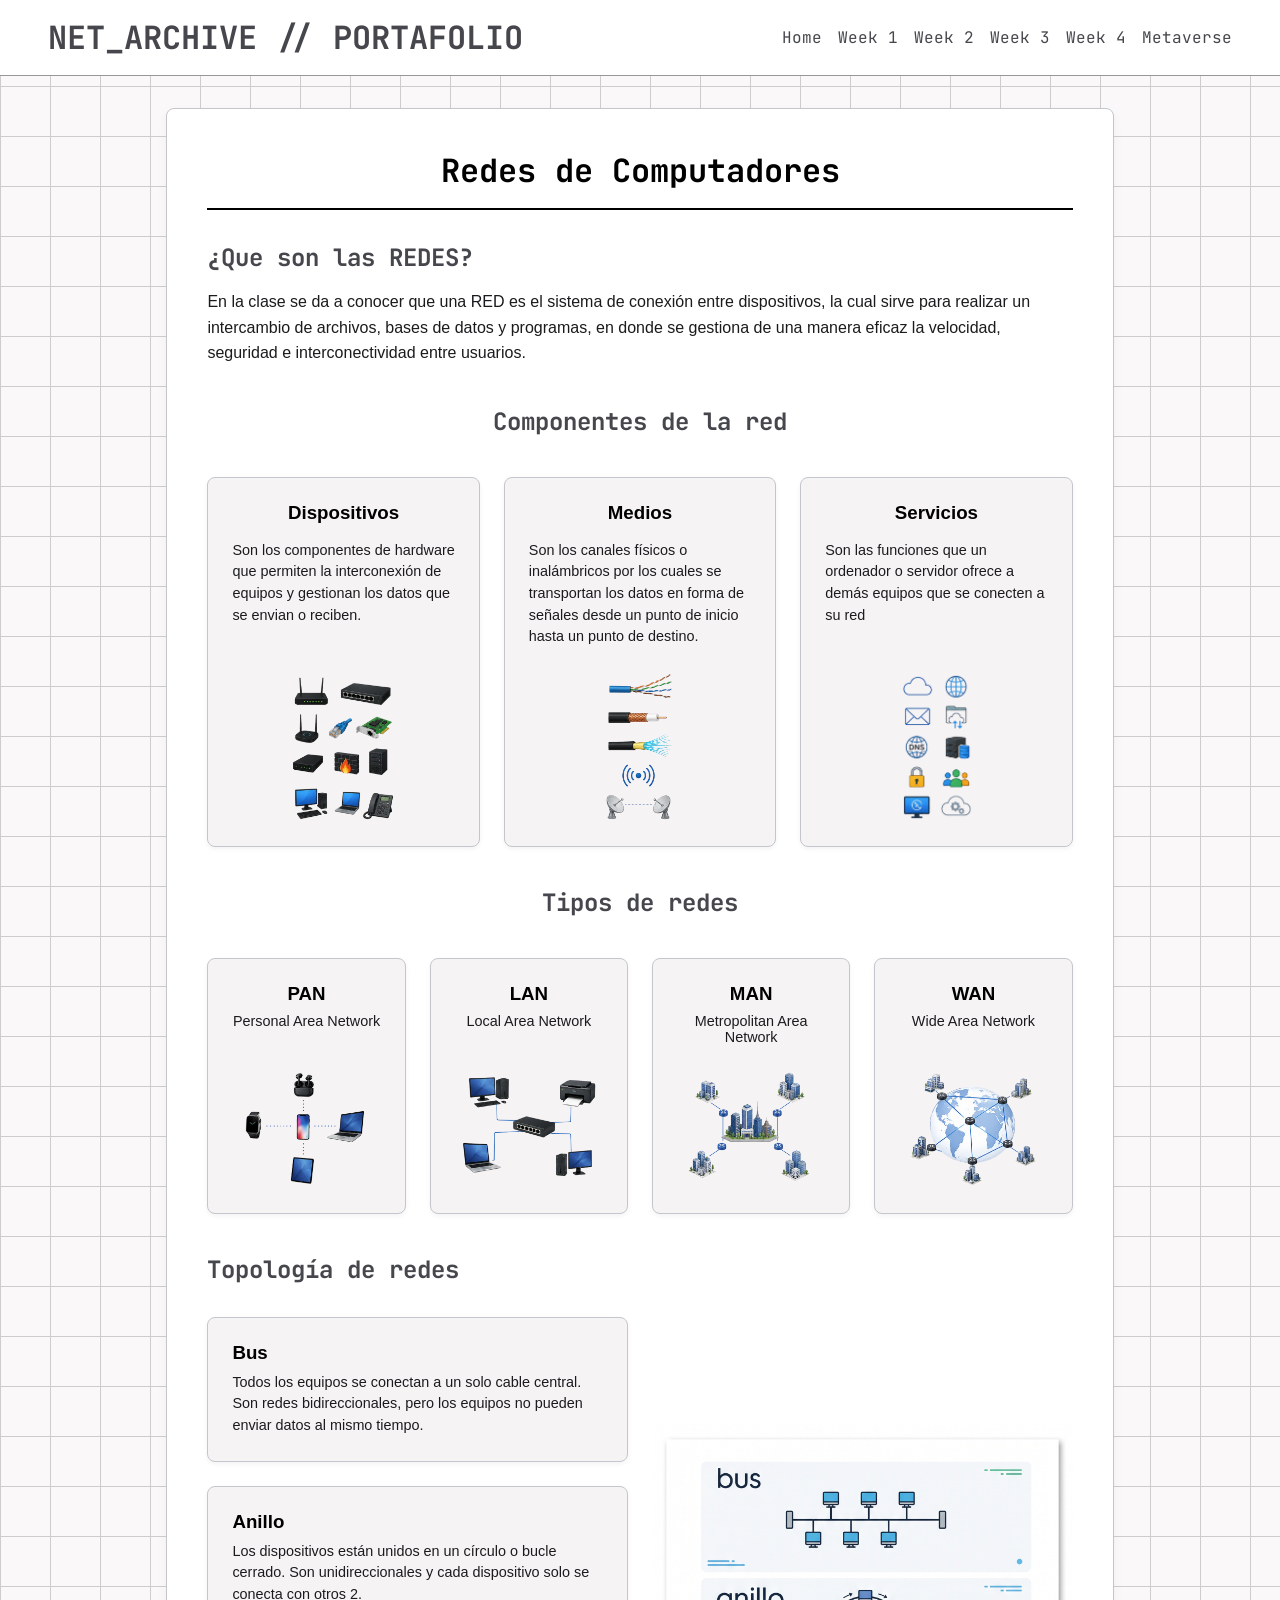
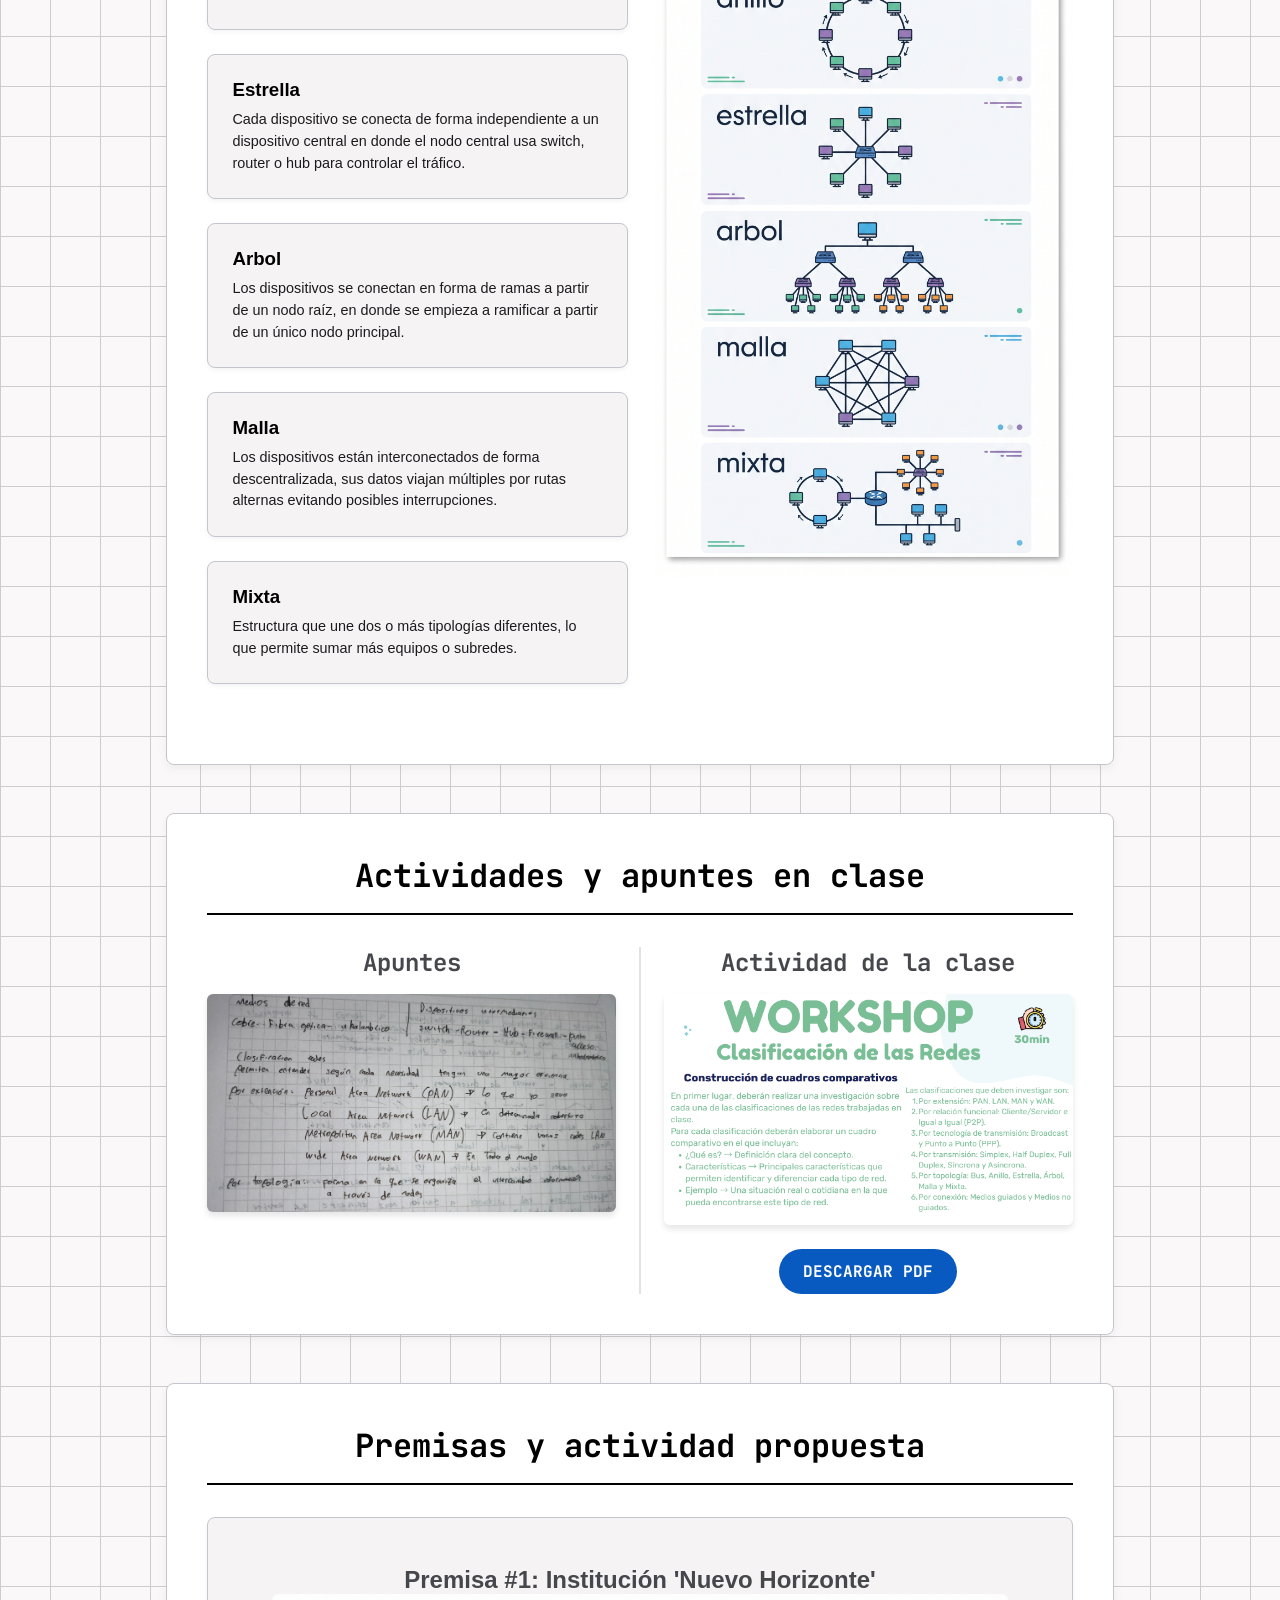
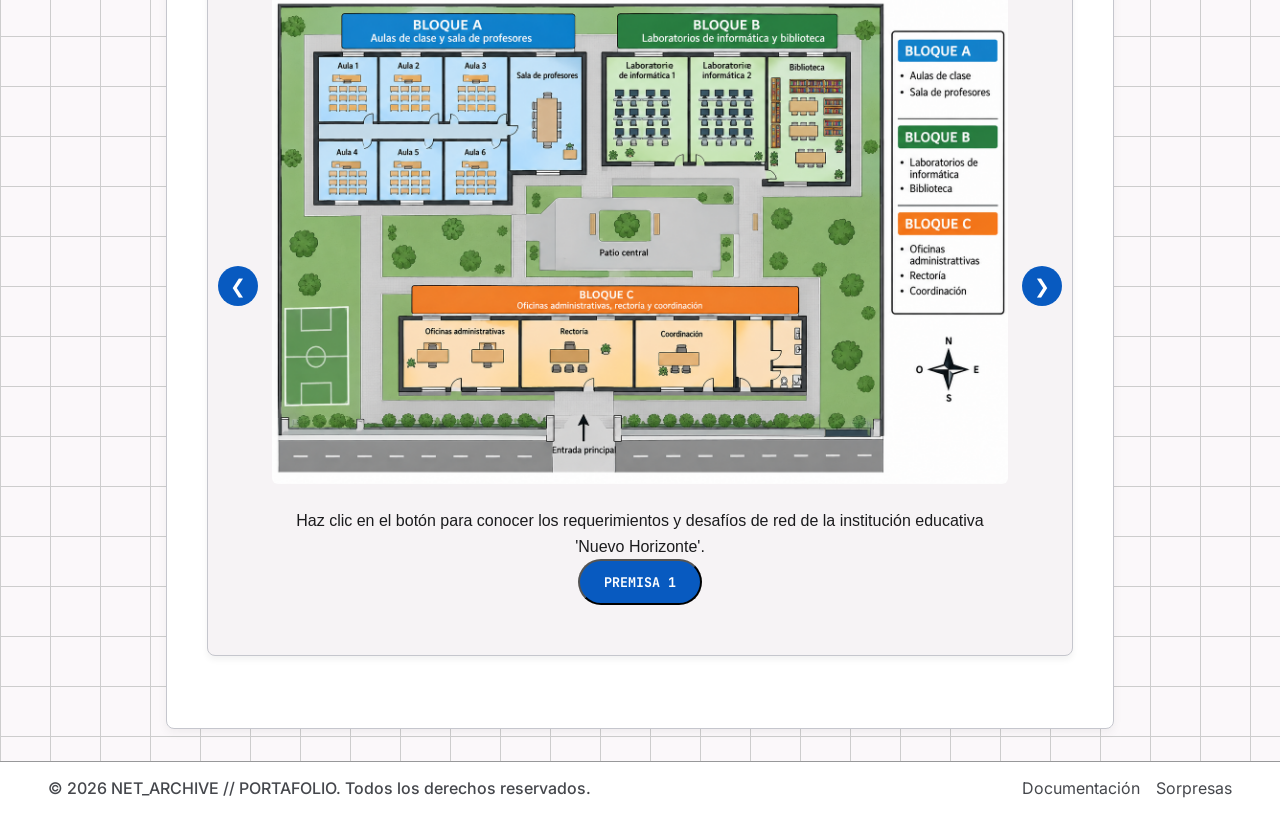
<file: src/pages/Week1.html>
<!DOCTYPE html>
<html lang="es">

<head>
    <!--Metadatos-->
    <meta charset="UTF-8">
    <meta name="viewport" content="width=device-width, initial-scale=1.0">
    <meta author="César Esneider Giraldo Ávila">
    <!--links-->
    <link rel="icon" href="../media/img/icon/network.svg" type="image/x-icon">
    <link rel="stylesheet" href="../styles/General.css">
    <link rel="stylesheet" href="../styles/Week1.css">
    <link rel="preconnect" href="https://fonts.googleapis.com">
    <link rel="preconnect" href="https://fonts.gstatic.com" crossorigin>
    <link
        href="https://fonts.googleapis.com/css2?family=Inter:ital,opsz,wght@0,14..32,100..900;1,14..32,100..900&family=JetBrains+Mono:ital,wght@0,100..800;1,100..800&display=swap"
        rel="stylesheet">

    <title>Semana 1 // NET_ARCHIVE</title>
</head>

<body>
    <!-- Encabezado general -->
    <header id="header">
        <h1 id="header-title">NET_ARCHIVE // PORTAFOLIO</h1>

        <nav id="title-nav">
            <ul>
                <li><a href="../../index.html">Home</a></li>
                <li><a href="./Week1.html">Week 1</a></li>
                <li><a href="./Week2.html">Week 2</a></li>
                <li><a href="./Week3.html">Week 3</a></li>
                <li><a href="./Week4.html">Week 4</a></li>
                <li><a href="https://framevr.io/computersnetworks">Metaverse</a></li>
            </ul>
        </nav>
    </header>
    <!-- Contenedor principal-->
    <main id="body-content">

        <!--==========================PRIMER APARTADO==========================-->
        <div class="contenido-semana">
            <h1>Redes de Computadores</h1>

            <section class="tema-redes">
                <h2>¿Que son las REDES?</h2>
                <p>En la clase se da a conocer que una RED es el sistema de conexión entre dispositivos, la cual sirve
                    para realizar un intercambio de archivos, bases de datos y programas, en donde se gestiona de una
                    manera eficaz la velocidad, seguridad e interconectividad entre usuarios.</p>

            </section>
            <section class="tabla-componentes">
                <h2>Componentes de la red</h2>
                <article>
                    <h3>Dispositivos</h3>
                    <p>Son los componentes de hardware que permiten la interconexión de equipos y gestionan los datos
                        que se
                        envian o reciben.
                    </p>
                    <img src="../media/img/week1/Dispositivos.png" />
                </article>
                <article>
                    <h3>Medios</h3>
                    <p>Son los canales físicos o inalámbricos por los cuales se transportan los datos en forma de
                        señales desde un punto de inicio hasta un punto de destino.
                    </p>
                    <img src="../media/img/week1/Medios.png" />
                </article>
                <article>
                    <h3>Servicios</h3>
                    <p>Son las funciones que un ordenador o servidor ofrece a demás equipos que se conecten a su red</p>
                    <img src="../media/img/week1/Servicios.png" />
                </article>
            </section>

            <section class="tipos-redes">
                <h2>Tipos de redes</h2>
                <article>
                    <h3>PAN</h3>
                    <p>Personal Area Network</p>
                    <img src="../media/img/week1/PAN.png" />
                </article>
                <article>
                    <h3>LAN</h3>
                    <p>Local Area Network</p>
                    <img src="../media/img/week1/LAN.png" />
                </article>
                <article>
                    <h3>MAN</h3>
                    <p>Metropolitan Area Network</p>
                    <img src="../media/img/week1/MAN.png" />
                </article>
                <article>
                    <h3>WAN</h3>
                    <p>Wide Area Network</p>
                    <img src="../media/img/week1/WAN.png" />
                </article>
            </section>
            <section class="tipologia-redes">
                <h2>Topología de redes</h2>
                <article>
                    <h3>Bus</h3>
                    <p>Todos los equipos se conectan a un solo cable central. Son redes bidireccionales, pero los
                        equipos no pueden enviar datos al mismo tiempo.</p>
                </article>
                <article>
                    <h3>Anillo</h3>
                    <p>Los dispositivos están unidos en un círculo o bucle cerrado. Son unidireccionales y cada
                        dispositivo solo se conecta con otros 2.</p>
                </article>
                <article>
                    <h3>Estrella</h3>
                    <p>Cada dispositivo se conecta de forma independiente a un dispositivo central en donde el nodo
                        central usa switch, router o hub para controlar el tráfico.</p>
                </article>
                <article>
                    <h3>Arbol</h3>
                    <p>Los dispositivos se conectan en forma de ramas a partir de un nodo raíz, en donde se empieza a
                        ramificar a partir de un único nodo principal.</p>
                </article>
                <article>
                    <h3>Malla</h3>
                    <p>Los dispositivos están interconectados de forma descentralizada, sus datos viajan múltiples por
                        rutas alternas evitando posibles interrupciones.</p>
                </article>
                <article>
                    <h3>Mixta</h3>
                    <p>Estructura que une dos o más tipologías diferentes, lo que permite sumar más equipos o subredes.
                    </p>
                </article>
                <img src="../media/img/week1/Topologia.jfif" />
            </section>
        </div>
        <!--==========================SEGUNDO APARTADO==========================-->
        <div class="contenido-semana">
            <h1>Actividades y apuntes en clase</h1>
            <section class="evidencias-semana">
                <div class="tema-redes">
                    <h2>Apuntes</h2>
                    <img src="../media/img/week1/Apuntes.jpg">
                </div>
                <div class="tema-redes">
                    <h2>Actividad de la clase</h2>
                    <img src="../media/img/week1/ActividadClase.png" />
                    <a href="https://drive.google.com/uc?export=download&id=1Z_BnSmiO0K7KbmPlR9jBbmMlFh2-mc72"
                        target="_blank" class="btn-solucion">DESCARGAR PDF</a>
                </div>

            </section>
        </div>
        <!--==========================TERCER APARTADO==========================-->
        <div class="contenido-semana">
            <h1>Premisas y actividad propuesta</h1>
            <div class="carrusel-contenedor">
                <!-- Botón Izquierda -->
                <button class="btn-carrusel btn-prev">&#10094;</button>

                <!-- Pista que se desliza -->
                <div class="carrusel-pista">
                    <article class="carrusel-slide">
                        <h2>Premisa #1: Institución 'Nuevo Horizonte'</h2>
                        <img src="../media/img/week1/premisa1.png">
                        <p>Haz clic en el botón para conocer los requerimientos y desafíos de red de la institución
                            educativa
                            'Nuevo Horizonte'.</p>
                        <!-- Botón que abre la ventana emergente -->
                        <button id="btn-abrir-premisa1" class="btn-solucion">PREMISA 1</button>
                    </article>

                    <article class="carrusel-slide">
                        <h2>Premisa #2: Pancarta basada en <b>Lo and Behold: El Inicio del Internet</b></h2>
                        <p>Internet fue creado para conectar sistemas y compartir información, pero terminó
                            transformando la forma en que las personas estudian, trabajan, se comunican y se relacionan.
                            ¿Consideras que la evolución de Internet ha generado más oportunidades que riesgos para la
                            sociedad? </p>
                        <img src="../media/img/week1/Premisa2.png">
                        <p>Para vizualizar correctamente el contenido, puedes descargar la premisa: </p>
                        <a href="https://drive.google.com/uc?export=download&id=1mrySGFpxNzbgiySdKuHji7dTIfSgQ6lU"
                            target="_blank" class="btn-solucion">DESCARGAR PDF</a>
                    </article>
                </div>

                <!-- Botón Derecha -->
                <button class="btn-carrusel btn-next">&#10095;</button>
            </div>
        </div>
        <!--Creacion evento js-->
        <div id="modal-premisa1" class="modal-oculto">
            <div class="modal-contenido">
                <span class="cerrar-modal" id="btn-cerrar-premisa1">&times;</span>
                <!--estructura para cerrar la ventana emergente-->

                <h2>Premisa 1</h2>
                <p><strong>Una red no es solo conectar dispositivos.</strong> Es diseñar teniendo en cuenta aspectos
                    como la extensión, topología, relación funcional, tecnología y medios de transmisión.</p>
                <br>
                <p>La institución cuenta con 800 estudiantes, 60 docentes y 30 administrativos, distribuidos en tres
                    bloques:</p>
                <ul>
                    <li><strong>Bloque A:</strong> aulas de clase y sala de profesores.</li>
                    <li><strong>Bloque B:</strong> laboratorios de informática y biblioteca.</li>
                    <li><strong>Bloque C:</strong> oficinas administrativas, rectoría y coordinación.</li>
                </ul>

                <h3>Problemas actuales de conectividad:</h3>
                <ul>
                    <li>Zonas sin buena señal de Internet.</li>
                    <li>Congestión en los laboratorios de informática.</li>
                    <li>Falta de un esquema seguro para compartir información administrativa.</li>
                    <li>Necesidad de conectividad estable en la biblioteca.</li>
                    <li>Planes de instalar cámaras de seguridad y dispositivos IoT.</li>
                    <li>Crecimiento proyectado de estudiantes y dispositivos.</li>
                    <li>Necesidad de segmentar el acceso según el tipo de usuario.</li>
                </ul>

                <p style="text-align: center; color: var(--secondary); font-weight: bold; margin-top: 1.5rem;">
                    A continuación, pondrás a prueba tus decisiones de diseño de red para cada bloque de la institución.
                </p>
                <div style="text-align: center; margin-top: 2rem;">
                    <a href="https://semana1redes.h5p.com/content/1293006919698905748" target="_blank"
                        class="btn-solucion">ACCEDER AL JUEGO</a>
                </div>
            </div>
        </div>

    </main>
    <footer>
        <span class="copy-footer">&copy; 2026 NET_ARCHIVE // PORTAFOLIO. Todos los derechos reservados.</span>
        <ul>
            <li><a href="https://github.com/yepoxtrop/Portafolio-Redes-Corte-I" target="_blank"
                    rel="noopener noreferrer">Documentación</a></li>
            <li><a href="./Surprise.html">Sorpresas</a></li>
        </ul>
    </footer>
    <script src="../scripts/week1/week1.js"></script>
</body>

</html>
</file>
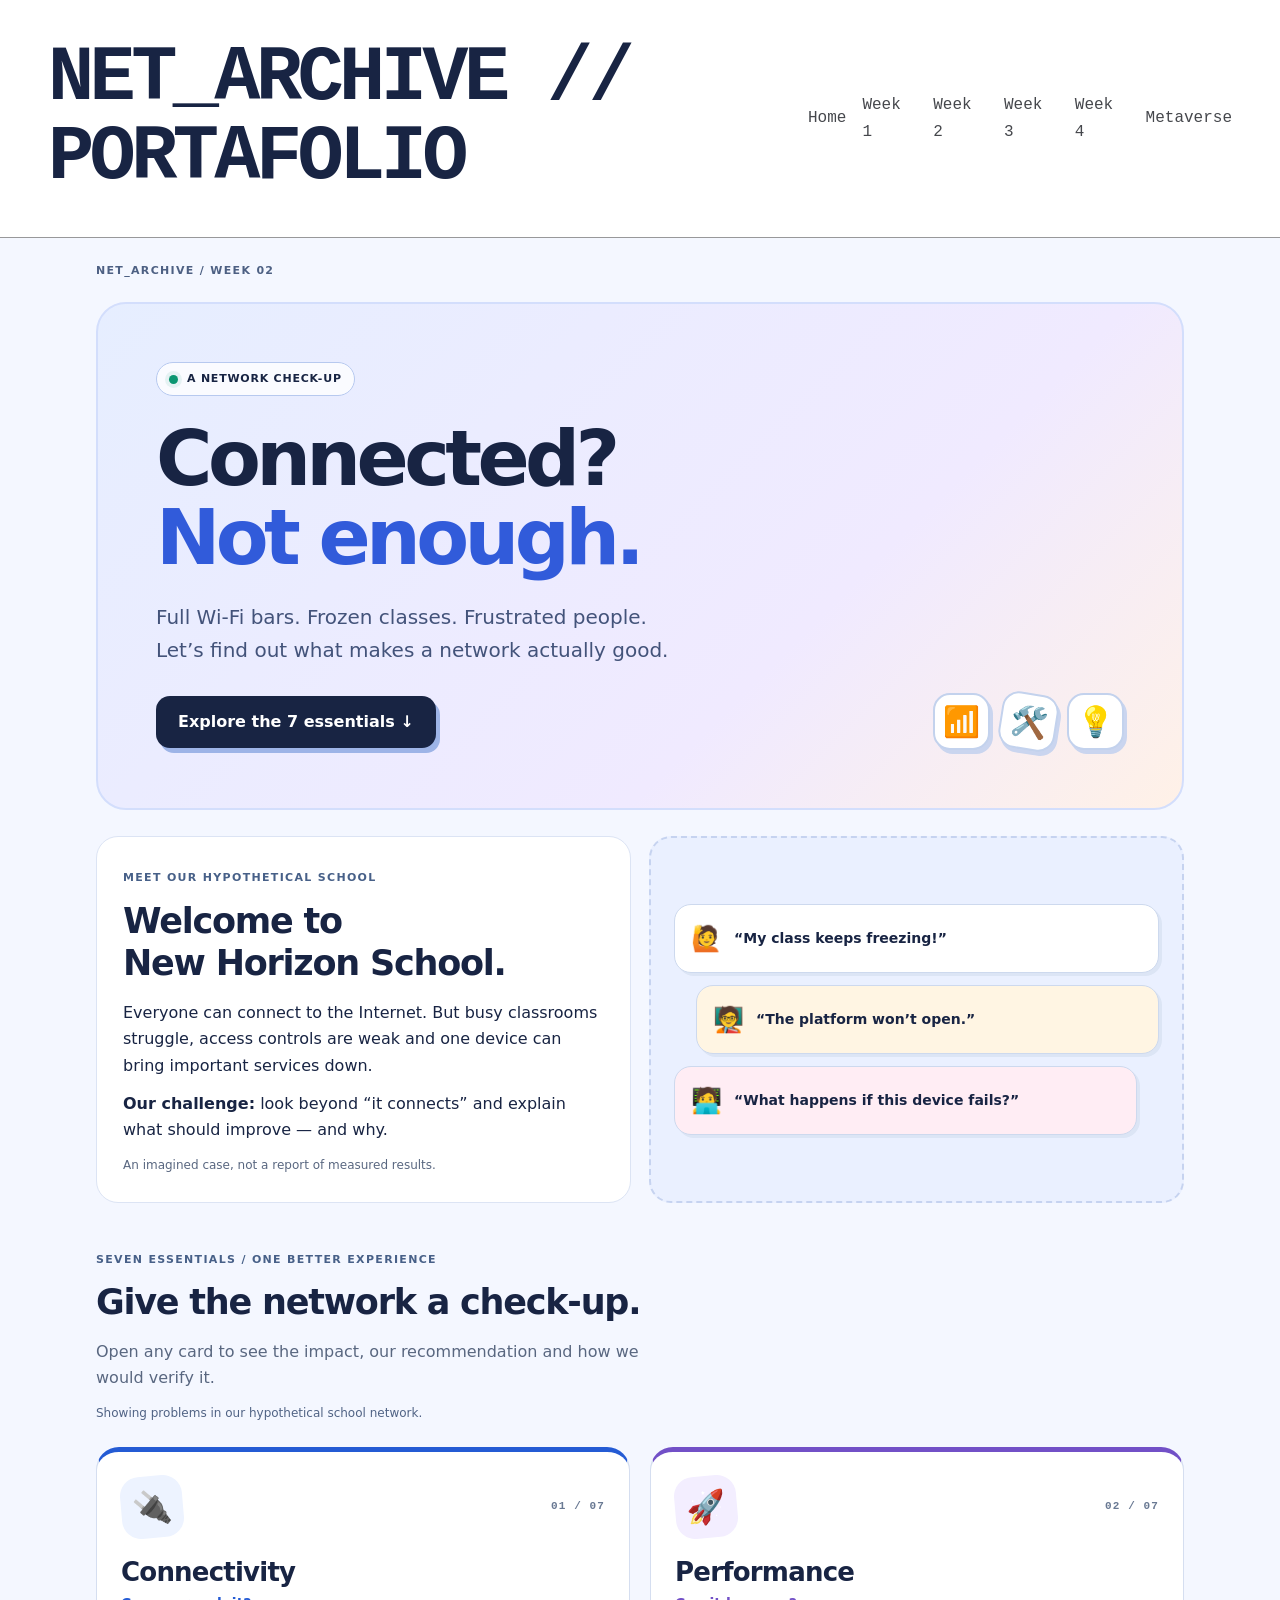
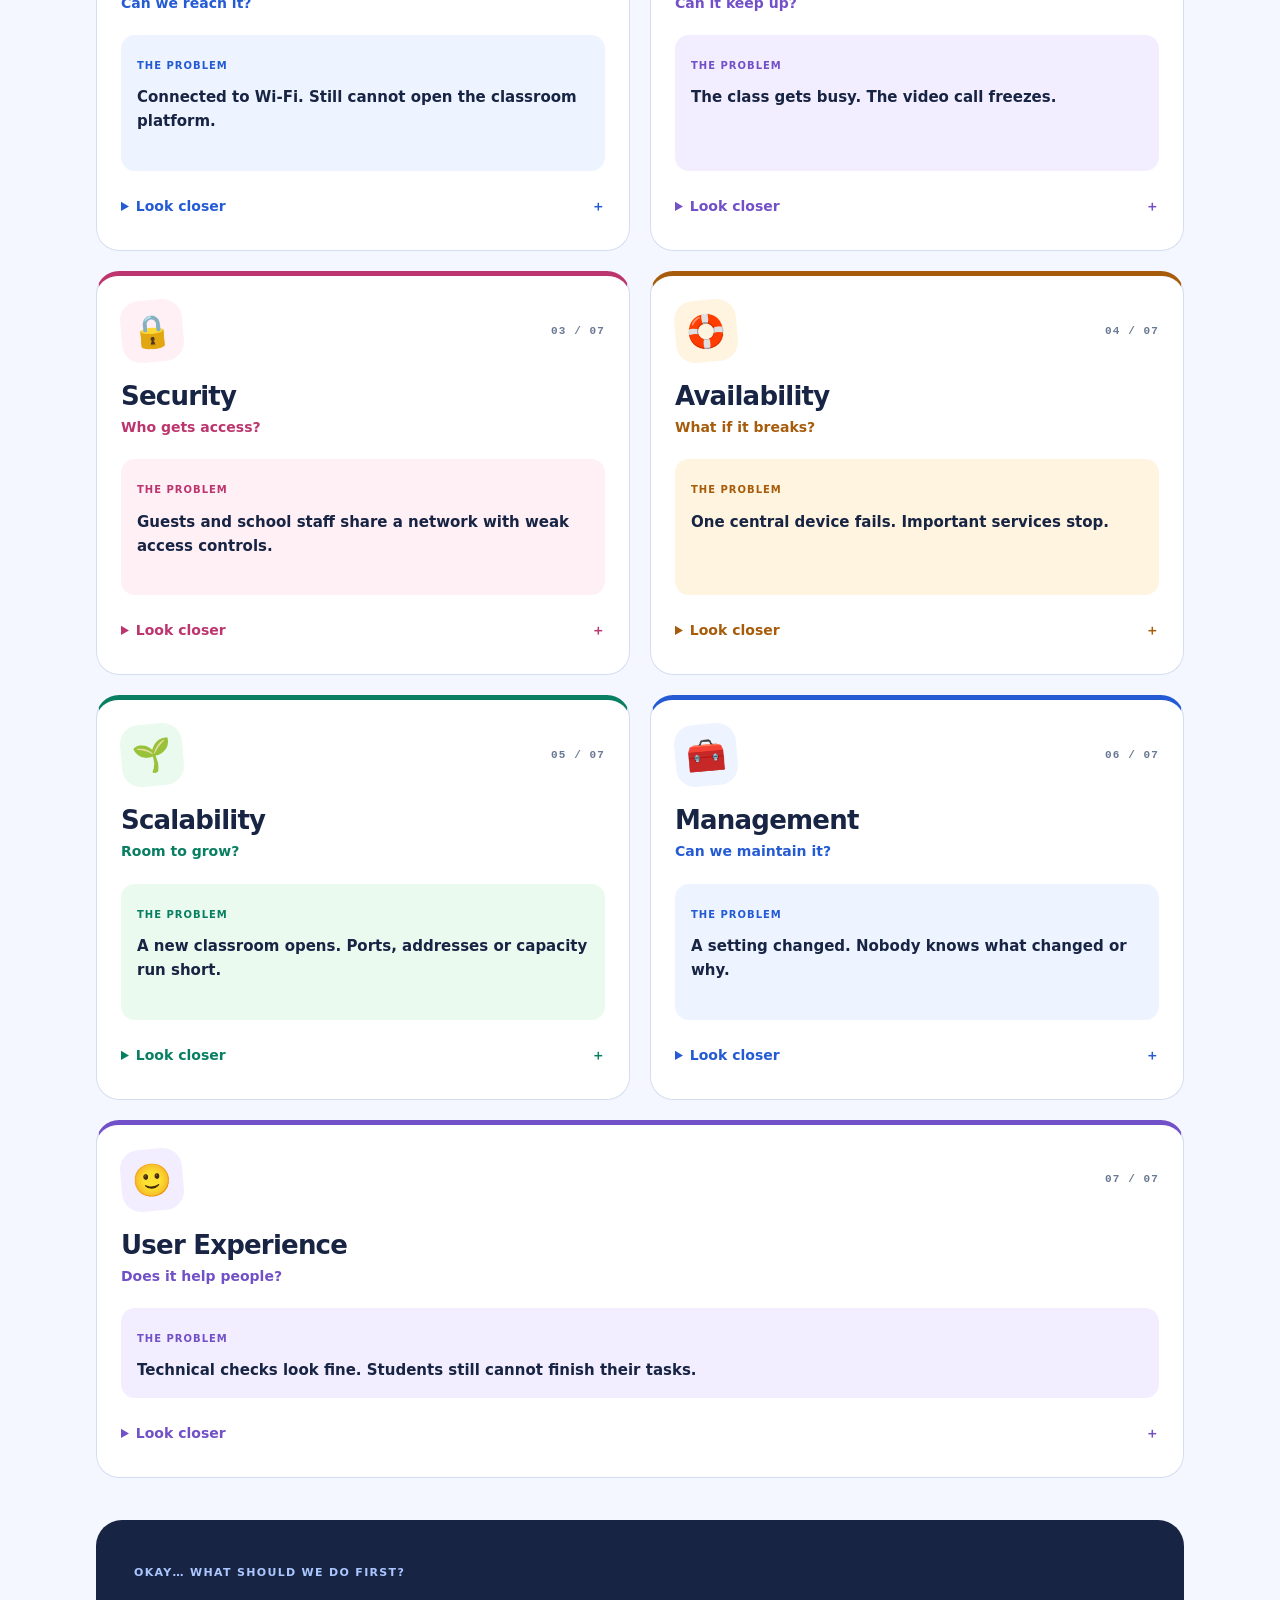
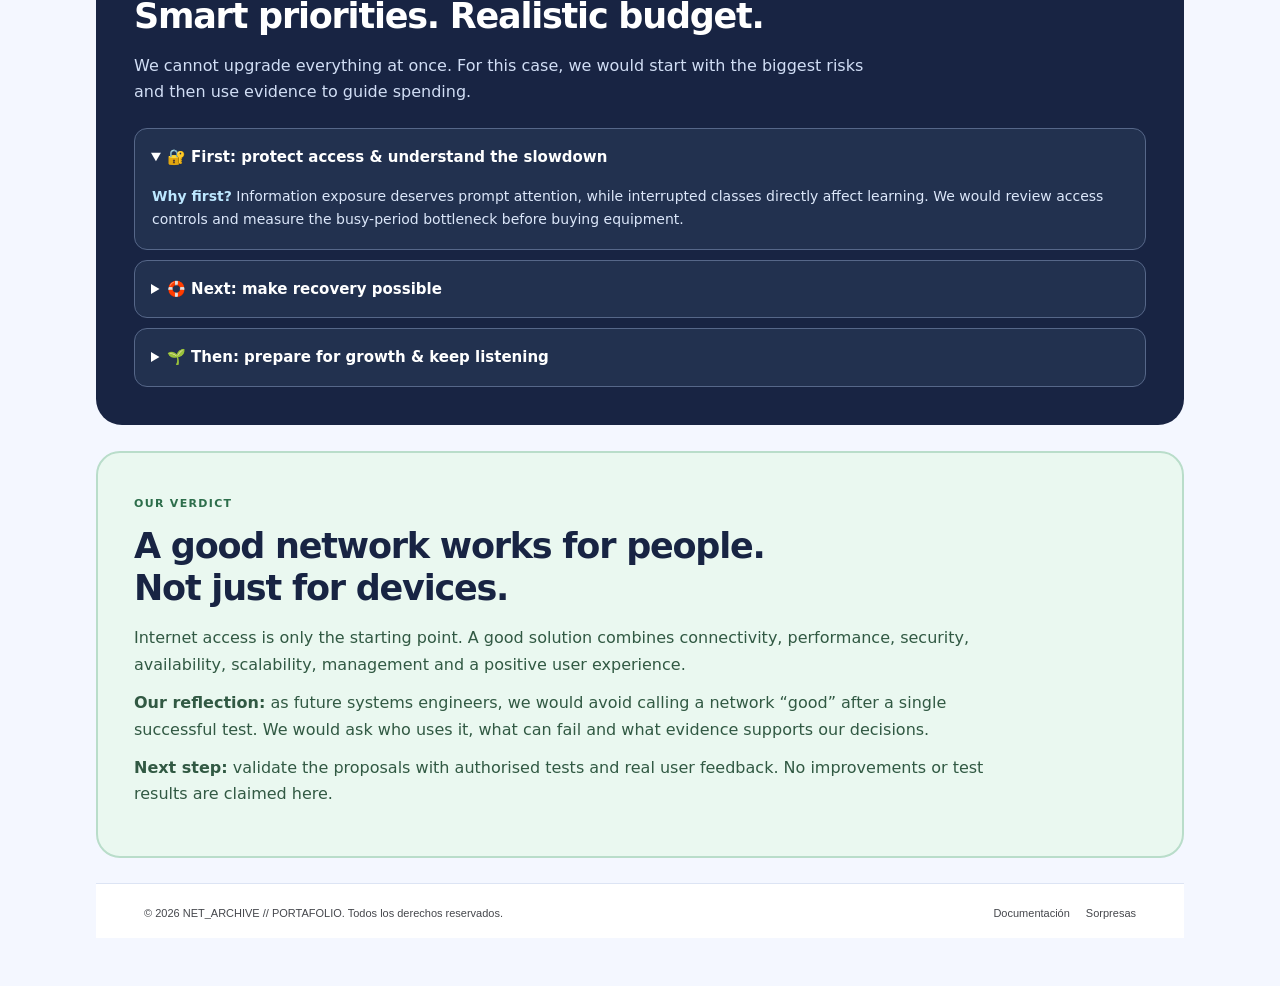
<file: src/pages/Week2-Premise2.html>
<!doctype html>
<html lang="en">
  <head>
    <meta charset="utf-8" />
    <link rel="stylesheet" href="../styles/General.css" />
    <link rel="stylesheet" href="../styles/Week2-Premise2.css" />
    <meta name="viewport" content="width=device-width, initial-scale=1" />
    <title>Connected Is Not Enough | Week 2</title>
  </head>
  <body data-motion="off">
    <header id="header">
      <h1 id="header-title">NET_ARCHIVE // PORTAFOLIO</h1>
      <nav id="title-nav">
        <ul>
          <li><a href="../../index.html">Home</a></li>
          <li><a href="./Week1.html">Week 1</a></li>
          <li><a href="./Week2.html">Week 2</a></li>
          <li><a href="./Week3.html">Week 3</a></li>
          <li><a href="./Week4.html">Week 4</a></li>
          <li><a href="https://framevr.io/computersnetworks">Metaverse</a></li>
        </ul>
      </nav>
    </header>
    <main class="shell">
      <div class="topline">
        <span class="brand">NET_ARCHIVE / WEEK 02</span
        ><button class="motion" id="motion" aria-pressed="false" hidden>
          Motion: off
        </button>
      </div>
      <section class="hero" aria-labelledby="title">
        <span class="kicker"
          ><span class="dot" aria-hidden="true"></span>A NETWORK CHECK-UP</span
        >
        <h1 id="title">Connected?<br /><em>Not enough.</em></h1>
        <p class="hero-copy">
          Full Wi-Fi bars. Frozen classes. Frustrated people.<br />Let’s find
          out what makes a network actually good.
        </p>
        <div class="hero-bottom">
          <a class="jump" href="#audit">Explore the 7 essentials ↓</a>
          <div class="stickers" aria-hidden="true">
            <span class="hero-sticker">📶</span
            ><span class="hero-sticker">🛠️</span
            ><span class="hero-sticker">💡</span>
          </div>
        </div>
      </section>
      <section class="case" aria-labelledby="case-title">
        <div class="case-copy">
          <span class="label">MEET OUR HYPOTHETICAL SCHOOL</span>
          <h2 id="case-title">Welcome to<br />New Horizon School.</h2>
          <p>
            Everyone can connect to the Internet. But busy classrooms struggle,
            access controls are weak and one device can bring important services
            down.
          </p>
          <p>
            <strong>Our challenge:</strong> look beyond “it connects” and
            explain what should improve — and why.
          </p>
          <p class="note">
            An imagined case, not a report of measured results.
          </p>
        </div>
        <div class="scene" aria-label="Illustrative user comments">
          <div class="bubble">
            <span aria-hidden="true">🙋</span>“My class keeps freezing!”
          </div>
          <div class="bubble">
            <span aria-hidden="true">🧑‍🏫</span>“The platform won’t open.”
          </div>
          <div class="bubble">
            <span aria-hidden="true">🧑‍💻</span>“What happens if this device
            fails?”
          </div>
        </div>
      </section>
      <section id="audit" aria-labelledby="audit-title">
        <div class="audit-heading">
          <div>
            <span class="label">SEVEN ESSENTIALS / ONE BETTER EXPERIENCE</span>
            <h2 id="audit-title">Give the network a check-up.</h2>
            <p>
              Open any card to see the impact, our recommendation and how we
              would verify it.
            </p>
          </div>
        </div>
        <div
          class="controls"
          id="view-controls"
          role="group"
          aria-label="Compare the problems and proposed improvements"
          hidden
        >
          <button type="button" data-view="problem" aria-pressed="true">
            ☁ The problems</button
          ><button type="button" data-view="proposal" aria-pressed="false">
            ☀ Our proposals
          </button>
        </div>
        <p
          class="view-status"
          id="view-status"
          role="status"
          aria-live="polite"
        >
          Showing problems in our hypothetical school network.
        </p>
        <div class="grid">
          <article class="audit-card blue" data-card="connectivity">
            <div class="card-top">
              <span class="sticker" aria-hidden="true">🔌</span
              ><span class="card-number">01 / 07</span>
            </div>
            <h3>Connectivity</h3>
            <p class="card-question">Can we reach it?</p>
            <div class="snapshot">
              <span class="snapshot-label">THE PROBLEM</span>
              <p class="snapshot-text">
                Connected to Wi-Fi. Still cannot open the classroom platform.
              </p>
            </div>
            <details>
              <summary>Look closer <span aria-hidden="true">＋</span></summary>
              <div class="card-details">
                <section>
                  <h4>💬 Why it matters</h4>
                  <p>
                    Students cannot access lessons even when their device says
                    “connected”.
                  </p>
                </section>
                <section>
                  <h4>🔧 Our proposal</h4>
                  <p>
                    Check the link, IP address, subnet mask, default gateway and
                    DNS. Then test the actual learning platform.
                  </p>
                </section>
                <section>
                  <h4>🔎 How we would check</h4>
                  <p>
                    Test the gateway, the destination by IP, name resolution and
                    the application. Record exactly which step fails.
                  </p>
                </section>
                <p class="small-thought">
                  <strong>Think about it:</strong> A successful ping checks
                  reachability; it does not prove that a website or login works.
                </p>
              </div>
            </details>
          </article>
          <article class="audit-card purple" data-card="performance">
            <div class="card-top">
              <span class="sticker" aria-hidden="true">🚀</span
              ><span class="card-number">02 / 07</span>
            </div>
            <h3>Performance</h3>
            <p class="card-question">Can it keep up?</p>
            <div class="snapshot">
              <span class="snapshot-label">THE PROBLEM</span>
              <p class="snapshot-text">
                The class gets busy. The video call freezes.
              </p>
            </div>
            <details>
              <summary>Look closer <span aria-hidden="true">＋</span></summary>
              <div class="card-details">
                <section>
                  <h4>💬 Why it matters</h4>
                  <p>
                    Teachers repeat explanations and students miss parts of the
                    lesson.
                  </p>
                </section>
                <section>
                  <h4>🔧 Our proposal</h4>
                  <p>
                    Compare demand during quiet and busy periods. Check link use
                    and Wi-Fi capacity, then size or prioritise resources where
                    justified.
                  </p>
                </section>
                <section>
                  <h4>🔎 How we would check</h4>
                  <p>
                    Measure latency, packet loss and useful throughput under
                    representative loads. Set targets based on the applications.
                  </p>
                </section>
                <p class="small-thought">
                  <strong>Think about it:</strong> More Internet bandwidth will
                  not fix every overloaded access point or local link.
                </p>
              </div>
            </details>
          </article>
          <article class="audit-card pink" data-card="security">
            <div class="card-top">
              <span class="sticker" aria-hidden="true">🔒</span
              ><span class="card-number">03 / 07</span>
            </div>
            <h3>Security</h3>
            <p class="card-question">Who gets access?</p>
            <div class="snapshot">
              <span class="snapshot-label">THE PROBLEM</span>
              <p class="snapshot-text">
                Guests and school staff share a network with weak access
                controls.
              </p>
            </div>
            <details>
              <summary>Look closer <span aria-hidden="true">＋</span></summary>
              <div class="card-details">
                <section>
                  <h4>💬 Why it matters</h4>
                  <p>
                    School information may be exposed to people who should not
                    access it.
                  </p>
                </section>
                <section>
                  <h4>🔧 Our proposal</h4>
                  <p>
                    Separate user groups with VLANs, control traffic between
                    them and protect accounts and management access.
                  </p>
                </section>
                <section>
                  <h4>🔎 How we would check</h4>
                  <p>
                    Test an allowed connection and a blocked one. Confirm that
                    guests can use approved services without reaching staff
                    resources.
                  </p>
                </section>
                <p class="small-thought">
                  <strong>Think about it:</strong> VLAN separation alone is not
                  a complete security policy.
                </p>
              </div>
            </details>
          </article>
          <article class="audit-card orange" data-card="availability">
            <div class="card-top">
              <span class="sticker" aria-hidden="true">🛟</span
              ><span class="card-number">04 / 07</span>
            </div>
            <h3>Availability</h3>
            <p class="card-question">What if it breaks?</p>
            <div class="snapshot">
              <span class="snapshot-label">THE PROBLEM</span>
              <p class="snapshot-text">
                One central device fails. Important services stop.
              </p>
            </div>
            <details>
              <summary>Look closer <span aria-hidden="true">＋</span></summary>
              <div class="card-details">
                <section>
                  <h4>💬 Why it matters</h4>
                  <p>
                    Classes and office tasks can stop while the team tries to
                    recover.
                  </p>
                </section>
                <section>
                  <h4>🔧 Our proposal</h4>
                  <p>
                    Identify single points of failure. Evaluate backup power,
                    configuration backups and redundancy according to service
                    impact and budget.
                  </p>
                </section>
                <section>
                  <h4>🔎 How we would check</h4>
                  <p>
                    Plan a controlled failure exercise. Record which services
                    remain available and how long recovery takes.
                  </p>
                </section>
                <p class="small-thought">
                  <strong>Think about it:</strong> A spare device helps only if
                  the team knows how to restore the service.
                </p>
              </div>
            </details>
          </article>
          <article class="audit-card green" data-card="scalability">
            <div class="card-top">
              <span class="sticker" aria-hidden="true">🌱</span
              ><span class="card-number">05 / 07</span>
            </div>
            <h3>Scalability</h3>
            <p class="card-question">Room to grow?</p>
            <div class="snapshot">
              <span class="snapshot-label">THE PROBLEM</span>
              <p class="snapshot-text">
                A new classroom opens. Ports, addresses or capacity run short.
              </p>
            </div>
            <details>
              <summary>Look closer <span aria-hidden="true">＋</span></summary>
              <div class="card-details">
                <section>
                  <h4>💬 Why it matters</h4>
                  <p>
                    New users may experience delays or require disruptive
                    changes to the network.
                  </p>
                </section>
                <section>
                  <h4>🔧 Our proposal</h4>
                  <p>
                    Plan address space, spare ports and capacity for expected
                    growth. Use a phased expansion plan.
                  </p>
                </section>
                <section>
                  <h4>🔎 How we would check</h4>
                  <p>
                    Estimate demand for another classroom and test the proposed
                    configuration before rollout.
                  </p>
                </section>
                <p class="small-thought">
                  <strong>Think about it:</strong> Growth planning balances
                  future needs with today’s budget; it is not simply buying
                  everything now.
                </p>
              </div>
            </details>
          </article>
          <article class="audit-card blue" data-card="management">
            <div class="card-top">
              <span class="sticker" aria-hidden="true">🧰</span
              ><span class="card-number">06 / 07</span>
            </div>
            <h3>Management</h3>
            <p class="card-question">Can we maintain it?</p>
            <div class="snapshot">
              <span class="snapshot-label">THE PROBLEM</span>
              <p class="snapshot-text">
                A setting changed. Nobody knows what changed or why.
              </p>
            </div>
            <details>
              <summary>Look closer <span aria-hidden="true">＋</span></summary>
              <div class="card-details">
                <section>
                  <h4>💬 Why it matters</h4>
                  <p>
                    The team loses time guessing, and a small incident can last
                    much longer.
                  </p>
                </section>
                <section>
                  <h4>🔧 Our proposal</h4>
                  <p>
                    Keep an inventory, clear device names, configuration backups
                    and a change log. Record responsibilities and diagnostic
                    steps.
                  </p>
                </section>
                <section>
                  <h4>🔎 How we would check</h4>
                  <p>
                    Use the documentation to locate a fault. Test a
                    configuration restore in a safe environment.
                  </p>
                </section>
                <p class="small-thought">
                  <strong>Think about it:</strong> Clear records help the next
                  person solve the problem without starting from zero.
                </p>
              </div>
            </details>
          </article>
          <article class="audit-card purple" data-card="experience">
            <div class="card-top">
              <span class="sticker" aria-hidden="true">🙂</span
              ><span class="card-number">07 / 07</span>
            </div>
            <h3>User Experience</h3>
            <p class="card-question">Does it help people?</p>
            <div class="snapshot">
              <span class="snapshot-label">THE PROBLEM</span>
              <p class="snapshot-text">
                Technical checks look fine. Students still cannot finish their
                tasks.
              </p>
            </div>
            <details>
              <summary>Look closer <span aria-hidden="true">＋</span></summary>
              <div class="card-details">
                <section>
                  <h4>💬 Why it matters</h4>
                  <p>
                    Users lose time, confidence and access to learning
                    opportunities.
                  </p>
                </section>
                <section>
                  <h4>🔧 Our proposal</h4>
                  <p>
                    Try logging in, uploading assignments and joining a class
                    call. Ask students, teachers and staff about their
                    experience.
                  </p>
                </section>
                <section>
                  <h4>🔎 How we would check</h4>
                  <p>
                    Record task completion, interruptions and user feedback
                    during typical busy periods.
                  </p>
                </section>
                <p class="small-thought">
                  <strong>Think about it:</strong> The goal is a usable service,
                  not just a green status light.
                </p>
              </div>
            </details>
          </article>
        </div>
      </section>
      <section class="plan" aria-labelledby="plan-title">
        <span class="label">OKAY… WHAT SHOULD WE DO FIRST?</span>
        <h2 id="plan-title">Smart priorities. Realistic budget.</h2>
        <p>
          We cannot upgrade everything at once. For this case, we would start
          with the biggest risks and then use evidence to guide spending.
        </p>
        <div class="priorities">
          <details class="priority" open>
            <summary>
              🔐 First: protect access &amp; understand the slowdown
            </summary>
            <p>
              <strong>Why first?</strong> Information exposure deserves prompt
              attention, while interrupted classes directly affect learning. We
              would review access controls and measure the busy-period
              bottleneck before buying equipment.
            </p>
          </details>
          <details class="priority">
            <summary>🛟 Next: make recovery possible</summary>
            <p>
              <strong>Why next?</strong> A central failure can affect many
              users. We would document and back up configurations, test recovery
              and compare the cost of backup power or redundancy with the impact
              of downtime. A critical availability risk could move this work to
              first priority.
            </p>
          </details>
          <details class="priority">
            <summary>🌱 Then: prepare for growth &amp; keep listening</summary>
            <p>
              <strong>Why then?</strong> More students need more resources, but
              unused capacity also costs money. We would plan expansion in
              stages, maintain documentation and keep checking real tasks and
              user feedback. These checks continue throughout every phase.
            </p>
          </details>
        </div>
      </section>
      <section class="verdict" aria-labelledby="verdict-title">
        <span class="label">OUR VERDICT</span>
        <h2 id="verdict-title">
          A good network works for people.<br />Not just for devices.
        </h2>
        <p>
          Internet access is only the starting point. A good solution combines
          connectivity, performance, security, availability, scalability,
          management and a positive user experience.
        </p>
        <p>
          <strong>Our reflection:</strong> as future systems engineers, we would
          avoid calling a network “good” after a single successful test. We
          would ask who uses it, what can fail and what evidence supports our
          decisions.
        </p>
        <p>
          <strong>Next step:</strong> validate the proposals with authorised
          tests and real user feedback. No improvements or test results are
          claimed here.
        </p>
      </section>
      <footer>
        <span class="copy-footer">&copy; 2026 NET_ARCHIVE // PORTAFOLIO. Todos los derechos reservados.</span>
        <ul>
          <li><a href="https://github.com/yepoxtrop/Portafolio-Redes-Corte-I" target="_blank" rel="noopener noreferrer">Documentación</a></li>
          <li><a href="./Surprise.html">Sorpresas</a></li>
        </ul>
      </footer>
    </main>
    
  </body>
</html>
</file>
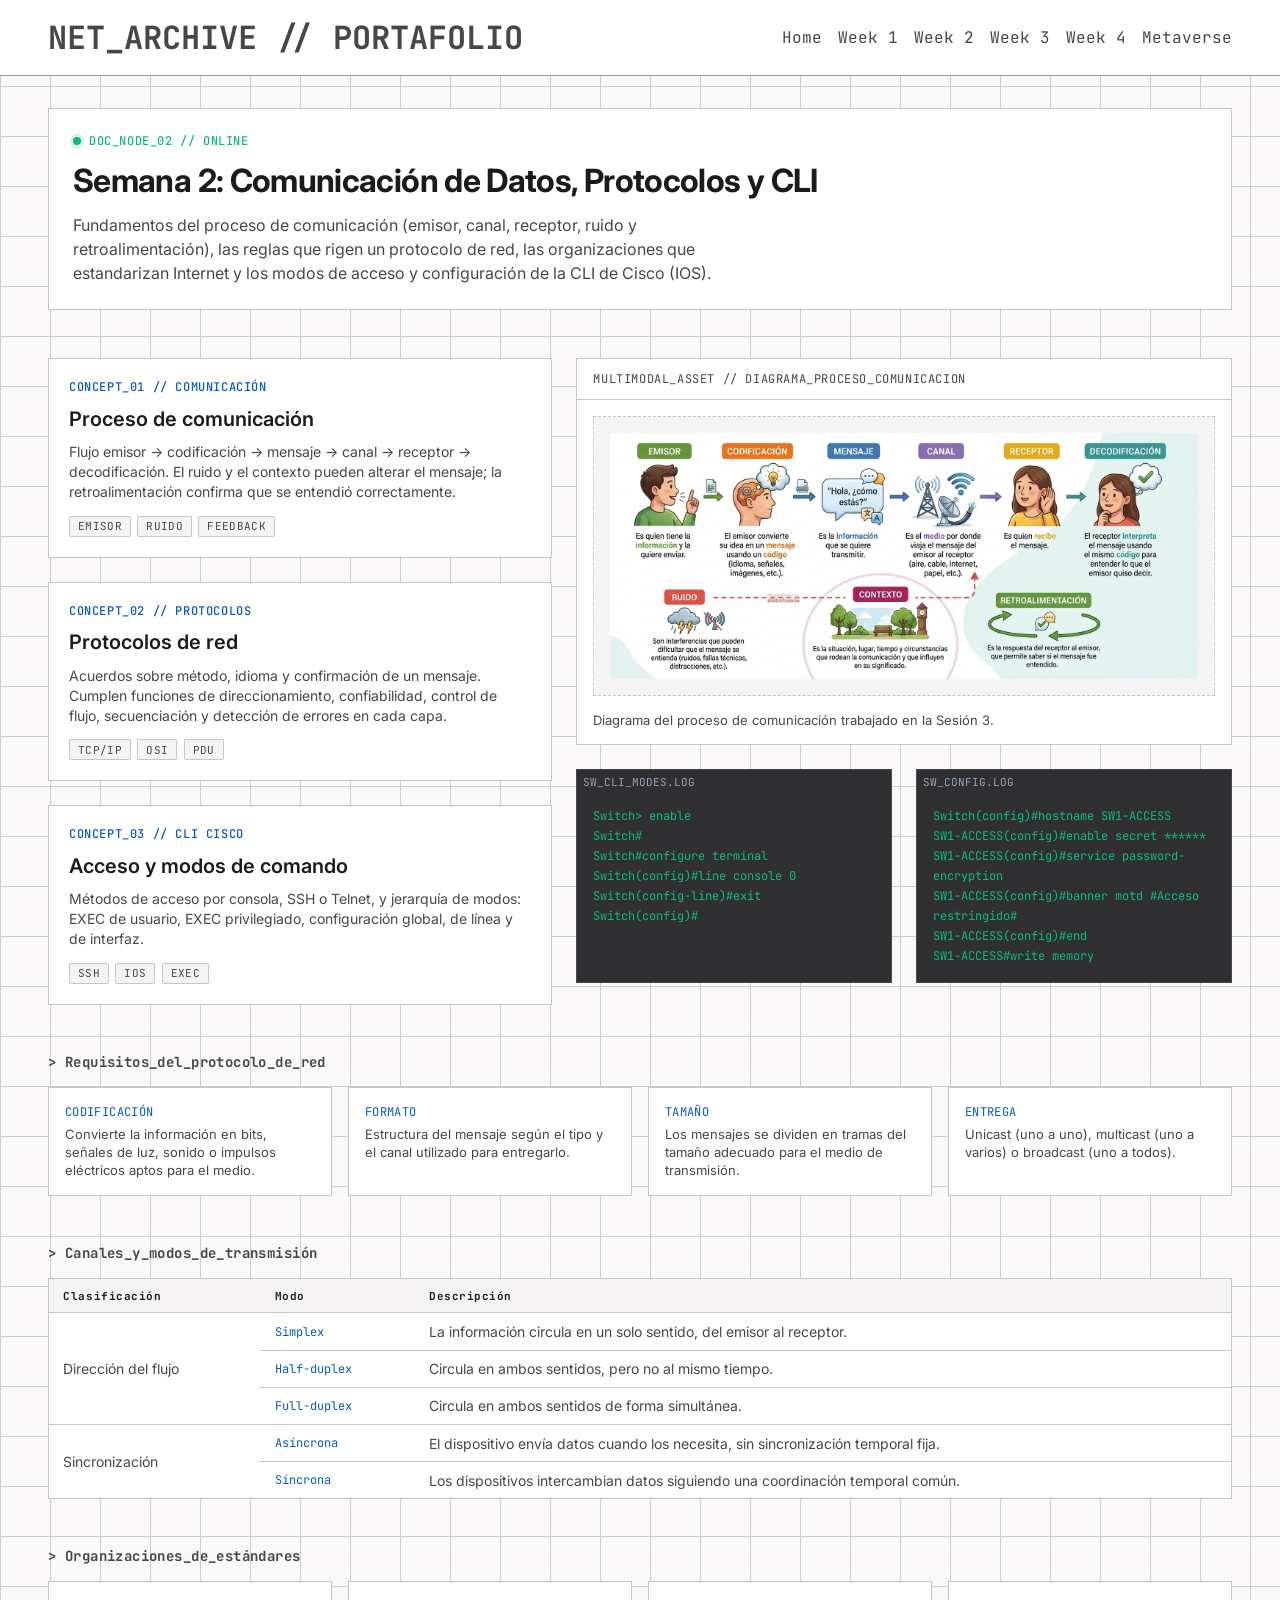
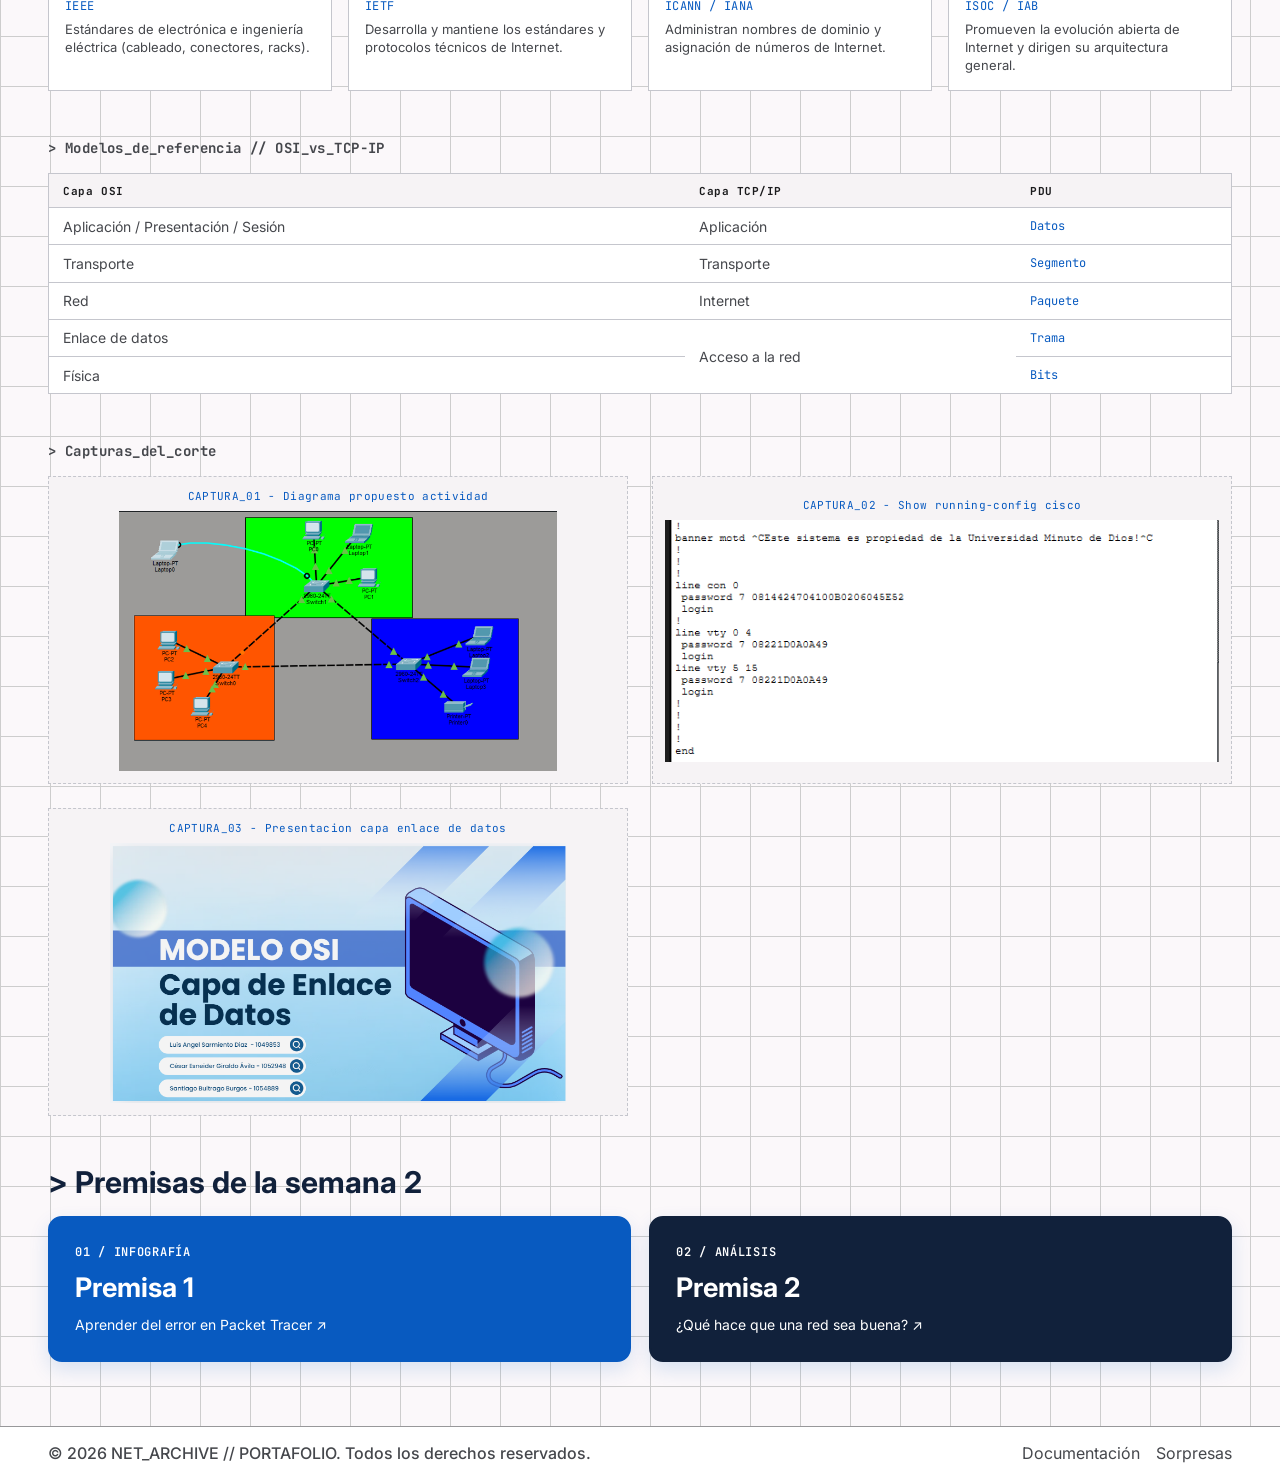
<file: src/pages/Week2.html>
<!doctype html>
<html lang="es">
  <head>
    <!--Metadatos-->
    <meta charset="UTF-8" />
    <meta name="viewport" content="width=device-width, initial-scale=1.0" />
    <meta author="Luis Angel Sarmiento Diaz" />
    <!--Enlaces-->
    <link rel="icon" href="../media/img/icon/network.svg" type="image/x-icon" />
    <link rel="stylesheet" href="../styles/General.css" />
    <link rel="stylesheet" href="../styles/Week2.css" />
    <script src="../scripts/week2/week2.js" defer></script>
    <link rel="preconnect" href="https://fonts.googleapis.com" />
    <link rel="preconnect" href="https://fonts.gstatic.com" crossorigin />
    <link
      href="https://fonts.googleapis.com/css2?family=Inter:ital,opsz,wght@0,14..32,100..900;1,14..32,100..900&family=JetBrains+Mono:ital,wght@0,100..800;1,100..800&display=swap"
      rel="stylesheet"
    />
    <!--Titulo-->
    <title>Semana 2 // NET_ARCHIVE</title>
  </head>
  <body>
    <!-- Encabezado general -->
    <header id="header">
      <h1 id="header-title">NET_ARCHIVE // PORTAFOLIO</h1>
      <nav id="title-nav">
        <ul>
          <li><a href="../../index.html">Home</a></li>
          <li><a href="./Week1.html">Week 1</a></li>
          <li><a href="./Week2.html">Week 2</a></li>
          <li><a href="./Week3.html">Week 3</a></li>
          <li><a href="./Week4.html">Week 4</a></li>
          <li><a href="https://framevr.io/computersnetworks">Metaverse</a></li>
        </ul>
      </nav>
    </header>

    <!--Contenido principal-->
    <main id="body-content">
      <div class="week-content">
        <!-- ============ Hero / Doc Node ============ -->
        <div class="week-hero">
          <span class="node-badge"
            ><span class="dot"></span>DOC_NODE_02 // ONLINE</span
          >
          <h2 class="week-title">
            Semana 2: Comunicación de Datos, Protocolos y CLI
          </h2>
          <p class="week-description">
            Fundamentos del proceso de comunicación (emisor, canal, receptor,
            ruido y retroalimentación), las reglas que rigen un protocolo de
            red, las organizaciones que estandarizan Internet y los modos de
            acceso y configuración de la CLI de Cisco (IOS).
          </p>
        </div>

        <!-- ============ Conceptos + Activos ============ -->
        <div class="week-grid">
          <!-- Columna de conceptos -->
          <div class="concepts-col">
            <div class="concept-card">
              <span class="concept-card-label">CONCEPT_01 // COMUNICACIÓN</span>
              <h3 class="concept-card-title">Proceso de comunicación</h3>
              <p class="concept-card-desc">
                Flujo emisor → codificación → mensaje → canal → receptor →
                decodificación. El ruido y el contexto pueden alterar el
                mensaje; la retroalimentación confirma que se entendió
                correctamente.
              </p>
              <div class="tag-list">
                <span class="tag">EMISOR</span>
                <span class="tag">RUIDO</span>
                <span class="tag">FEEDBACK</span>
              </div>
            </div>

            <div class="concept-card">
              <span class="concept-card-label">CONCEPT_02 // PROTOCOLOS</span>
              <h3 class="concept-card-title">Protocolos de red</h3>
              <p class="concept-card-desc">
                Acuerdos sobre método, idioma y confirmación de un mensaje.
                Cumplen funciones de direccionamiento, confiabilidad, control de
                flujo, secuenciación y detección de errores en cada capa.
              </p>
              <div class="tag-list">
                <span class="tag">TCP/IP</span>
                <span class="tag">OSI</span>
                <span class="tag">PDU</span>
              </div>
            </div>

            <div class="concept-card">
              <span class="concept-card-label">CONCEPT_03 // CLI CISCO</span>
              <h3 class="concept-card-title">Acceso y modos de comando</h3>
              <p class="concept-card-desc">
                Métodos de acceso por consola, SSH o Telnet, y jerarquía de
                modos: EXEC de usuario, EXEC privilegiado, configuración global,
                de línea y de interfaz.
              </p>
              <div class="tag-list">
                <span class="tag">SSH</span>
                <span class="tag">IOS</span>
                <span class="tag">EXEC</span>
              </div>
            </div>
          </div>

          <!-- Columna de activos -->
          <div class="assets-col">
            <div class="asset-panel">
              <div class="asset-panel-header">
                <span class="asset-panel-label"
                  >MULTIMODAL_ASSET // DIAGRAMA_PROCESO_COMUNICACION</span
                >
              </div>
              <div class="image-slot">
                <img
                  src="../media/img/profile/week2.png"
                  alt="Diagrama del proceso de comunicación: emisor, codificación, mensaje, canal, receptor y decodificación"
                  class="dev-img"
                />
              </div>
              <p class="asset-caption">
                Diagrama del proceso de comunicación trabajado en la Sesión 3.
              </p>
            </div>

            <div class="terminal-row">
              <div class="terminal-block">
                <div class="terminal-block-header">
                  <span class="terminal-dot red"></span>
                  <span class="terminal-dot amber"></span>
                  <span class="terminal-dot green"></span>
                  <span class="terminal-filename">SW_CLI_MODES.LOG</span>
                </div>
                <pre>
Switch&gt; enable
Switch#
Switch#configure terminal
Switch(config)#line console 0
Switch(config-line)#exit
Switch(config)#</pre
                >
              </div>

              <div class="terminal-block">
                <div class="terminal-block-header">
                  <span class="terminal-dot red"></span>
                  <span class="terminal-dot amber"></span>
                  <span class="terminal-dot green"></span>
                  <span class="terminal-filename">SW_CONFIG.LOG</span>
                </div>
                <pre>
Switch(config)#hostname SW1-ACCESS
SW1-ACCESS(config)#enable secret ******
SW1-ACCESS(config)#service password-encryption
SW1-ACCESS(config)#banner motd #Acceso restringido#
SW1-ACCESS(config)#end
SW1-ACCESS#write memory</pre
                >
              </div>
            </div>
          </div>
        </div>

        <!-- ============ Requisitos y funciones del protocolo ============ -->
        <div class="week-section">
          <h4 class="week-section-title">
            &gt; Requisitos_del_protocolo_de_red
          </h4>
          <div class="mini-grid">
            <div class="mini-card">
              <span class="mini-card-title">CODIFICACIÓN</span>
              <p class="mini-card-desc">
                Convierte la información en bits, señales de luz, sonido o
                impulsos eléctricos aptos para el medio.
              </p>
            </div>
            <div class="mini-card">
              <span class="mini-card-title">FORMATO</span>
              <p class="mini-card-desc">
                Estructura del mensaje según el tipo y el canal utilizado para
                entregarlo.
              </p>
            </div>
            <div class="mini-card">
              <span class="mini-card-title">TAMAÑO</span>
              <p class="mini-card-desc">
                Los mensajes se dividen en tramas del tamaño adecuado para el
                medio de transmisión.
              </p>
            </div>
            <div class="mini-card">
              <span class="mini-card-title">ENTREGA</span>
              <p class="mini-card-desc">
                Unicast (uno a uno), multicast (uno a varios) o broadcast (uno a
                todos).
              </p>
            </div>
          </div>
        </div>

        <!-- ============ Canales y modos de comunicación ============ -->
        <div class="week-section">
          <h4 class="week-section-title">
            &gt; Canales_y_modos_de_transmisión
          </h4>
          <table class="model-table">
            <thead>
              <tr>
                <th>Clasificación</th>
                <th>Modo</th>
                <th>Descripción</th>
              </tr>
            </thead>
            <tbody>
              <tr>
                <td rowspan="3">Dirección del flujo</td>
                <td class="pdu">Simplex</td>
                <td>
                  La información circula en un solo sentido, del emisor al
                  receptor.
                </td>
              </tr>
              <tr>
                <td class="pdu">Half-duplex</td>
                <td>Circula en ambos sentidos, pero no al mismo tiempo.</td>
              </tr>
              <tr>
                <td class="pdu">Full-duplex</td>
                <td>Circula en ambos sentidos de forma simultánea.</td>
              </tr>
              <tr>
                <td rowspan="2">Sincronización</td>
                <td class="pdu">Asíncrona</td>
                <td>
                  El dispositivo envía datos cuando los necesita, sin
                  sincronización temporal fija.
                </td>
              </tr>
              <tr>
                <td class="pdu">Síncrona</td>
                <td>
                  Los dispositivos intercambian datos siguiendo una coordinación
                  temporal común.
                </td>
              </tr>
            </tbody>
          </table>
        </div>

        <!-- ============ Organizaciones de estándares ============ -->
        <div class="week-section">
          <h4 class="week-section-title">&gt; Organizaciones_de_estándares</h4>
          <div class="mini-grid">
            <div class="mini-card">
              <span class="mini-card-title">IEEE</span>
              <p class="mini-card-desc">
                Estándares de electrónica e ingeniería eléctrica (cableado,
                conectores, racks).
              </p>
            </div>
            <div class="mini-card">
              <span class="mini-card-title">IETF</span>
              <p class="mini-card-desc">
                Desarrolla y mantiene los estándares y protocolos técnicos de
                Internet.
              </p>
            </div>
            <div class="mini-card">
              <span class="mini-card-title">ICANN / IANA</span>
              <p class="mini-card-desc">
                Administran nombres de dominio y asignación de números de
                Internet.
              </p>
            </div>
            <div class="mini-card">
              <span class="mini-card-title">ISOC / IAB</span>
              <p class="mini-card-desc">
                Promueven la evolución abierta de Internet y dirigen su
                arquitectura general.
              </p>
            </div>
          </div>
        </div>

        <!-- ============ Modelos de referencia ============ -->
        <div class="week-section">
          <h4 class="week-section-title">
            &gt; Modelos_de_referencia // OSI_vs_TCP-IP
          </h4>
          <table class="model-table">
            <thead>
              <tr>
                <th>Capa OSI</th>
                <th>Capa TCP/IP</th>
                <th>PDU</th>
              </tr>
            </thead>
            <tbody>
              <tr>
                <td>Aplicación / Presentación / Sesión</td>
                <td>Aplicación</td>
                <td class="pdu">Datos</td>
              </tr>
              <tr>
                <td>Transporte</td>
                <td>Transporte</td>
                <td class="pdu">Segmento</td>
              </tr>
              <tr>
                <td>Red</td>
                <td>Internet</td>
                <td class="pdu">Paquete</td>
              </tr>
              <tr>
                <td>Enlace de datos</td>
                <td rowspan="2">Acceso a la red</td>
                <td class="pdu">Trama</td>
              </tr>
              <tr>
                <td>Física</td>
                <td class="pdu">Bits</td>
              </tr>
            </tbody>
          </table>
        </div>

        <!-- ============ Capturas del corte ============ -->
        <div class="week-section">
          <h4 class="week-section-title">&gt; Capturas_del_corte</h4>
          <div class="captures-grid">
            <div class="capture-slot">
              <span class="capture-slot-label"
                >CAPTURA_01 - Diagrama propuesto actividad</span
              >
              <img
                src="../media/img/profile/diagrama.png"
                alt="Diagrama de actividad cisco"
                class="dev-img"
              />
            </div>
            <div class="capture-slot">
              <span class="capture-slot-label"
                >CAPTURA_02 - Show running-config cisco</span
              >
              <img
                src="../media/img/profile/showrun.png"
                alt="Show running config"
                class="dev-img"
              />
            </div>
            <div class="capture-slot">
              <span class="capture-slot-label"
                >CAPTURA_03 - Presentacion capa enlace de datos</span
              >
              <img
                src="../media/img/profile/pechakucha.png"
                alt="Presentacion capa enlace de datos"
                class="dev-img"
              />
            </div>
          </div>
        </div>

        <!-- ============ Premisa ============ -->
        <section class="week-section p2m-seccion" aria-labelledby="p2m-titulo">
          <h2 id="p2m-titulo">&gt; Premisas de la semana 2</h2>
          <div class="p2m-botones">
            <button
              type="button"
              class="p2m-acceso"
              data-p2m-abrir="p2m-premisa1"
              aria-haspopup="dialog"
              aria-controls="p2m-premisa1"
            >
              <span>01 / INFOGRAFÍA</span><strong>Premisa 1</strong
              ><small>Aprender del error en Packet Tracer ↗</small>
            </button>
            <button
              type="button"
              class="p2m-acceso p2m-acceso-secundario"
              data-p2m-abrir="p2m-premisa2"
              aria-haspopup="dialog"
              aria-controls="p2m-premisa2"
            >
              <span>02 / ANÁLISIS</span><strong>Premisa 2</strong
              ><small>¿Qué hace que una red sea buena? ↗</small>
            </button>
          </div>
          <noscript>
            <p>
              <a href="../media/img/week2/premisa-1-semana-2.png"
                >Ver la infografía de la premisa 1</a
              >. Activa JavaScript para abrir las ventanas.
            </p>
          </noscript>

          <dialog
            id="p2m-premisa1"
            class="p2m-modal"
            aria-labelledby="p2m-titulo1"
          >
            <div class="p2m-ventana">
              <div class="p2m-barra">
                <div>
                  <h3 id="p2m-titulo1">Premisa 1 · Infografía</h3>
                  <p>Semana 2 · Premisa 3 de la guía</p>
                </div>
                <button
                  type="button"
                  class="p2m-cerrar"
                  data-p2m-cerrar
                  aria-label="Cerrar infografía"
                  autofocus
                >
                  ×
                </button>
              </div>
              <div class="p2m-herramientas">
                <span>Desliza para ver toda la imagen.</span>
                <a
                  href="../media/img/week2/premisa-1-semana-2.png"
                  target="_blank"
                  rel="noopener noreferrer"
                  >Ampliar ↗</a
                >
                <a
                  href="../media/img/week2/premisa-1-semana-2.png"
                  download="premisa-1-semana-2.png"
                  >Descargar PNG ↓</a
                >
              </div>
              <div
                class="p2m-scroll"
                tabindex="0"
                role="region"
                aria-label="Infografía de Packet Tracer; desplázate para leerla completa"
              >
                <img
                  class="p2m-infografia"
                  src="../media/img/week2/premisa-1-semana-2.png"
                  width="1800"
                  height="2960"
                  alt="Ensayar el error, proteger la red. Caso propuesto en Packet Tracer: el PC 192.168.10.10 debe llegar al servidor 192.168.20.10. Se compara el gateway incorrecto 192.168.10.254 con el correcto 192.168.10.1. El diagnóstico revisa direcciones e interfaces, prueba ping local y remoto y observa ARP e ICMP. Tras corregir, se repiten las pruebas. La simulación permite aprender sin interrumpir usuarios; en una red real se necesitan respaldos y recuperación. Los resultados son esperados y deben validarse con capturas y archivo .pkt."
                />
              </div>
            </div>
          </dialog>

          <dialog id="p2m-premisa2" class="p2m-modal" aria-labelledby="p2m-titulo2">
  <div class="p2m-ventana">
    <div class="p2m-barra">
      <div>
        <h3 id="p2m-titulo2">Premise 2 · Connected? Not enough.</h3>
        <p>Week 2 · An interactive network check-up</p>
      </div>
      <button type="button" class="p2m-cerrar" data-p2m-cerrar aria-label="Close premise 2" autofocus>×</button>
    </div>
    <div class="p2m-scroll p2m-embed-container">
      <iframe id="p2m-frame" class="p2m-embed" src="./Week2-Premise2.html"
              title="Premise 2: interactive school network audit in English"
              sandbox="allow-scripts"></iframe>
    </div>
  </div>
</dialog>

<script>
// Permite cerrar con Escape cuando el foco está dentro de la premisa.
window.addEventListener("message", (event) => {
  const frame = document.getElementById("p2m-frame");
  if (!frame || event.source !== frame.contentWindow ||
      event.data?.type !== "week2-premise2-close") return;
  const modal = document.getElementById("p2m-premisa2");
  if (modal?.open) modal.close();
});
</script>
        </section>
      </div>
    </main>

    <!-- Pie de página -->
    <footer>
      <span class="copy-footer">&copy; 2026 NET_ARCHIVE // PORTAFOLIO. Todos los derechos reservados.</span>
      <ul>
        <li><a href="https://github.com/yepoxtrop/Portafolio-Redes-Corte-I" target="_blank" rel="noopener noreferrer">Documentación</a></li>
        <li><a href="./Surprise.html">Sorpresas</a></li>
      </ul>
    </footer>
  </body>
</html>
</file>
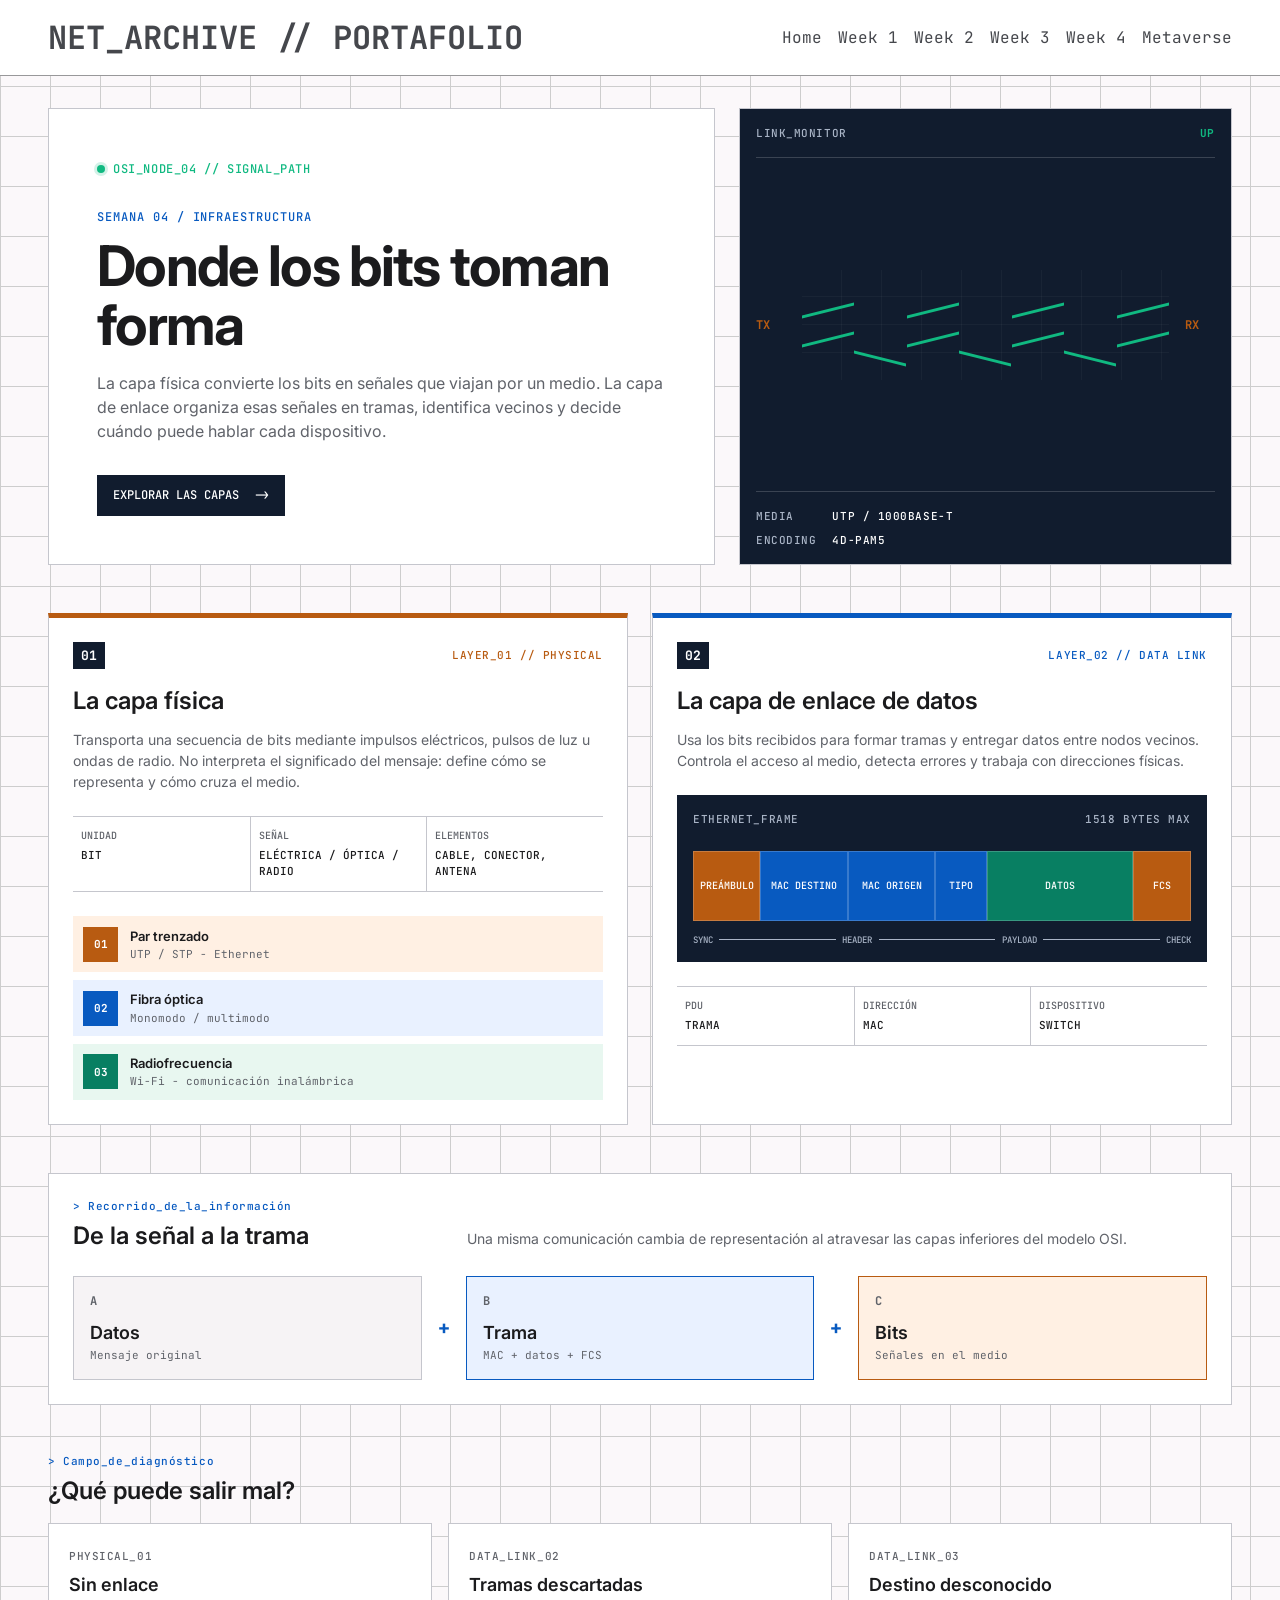
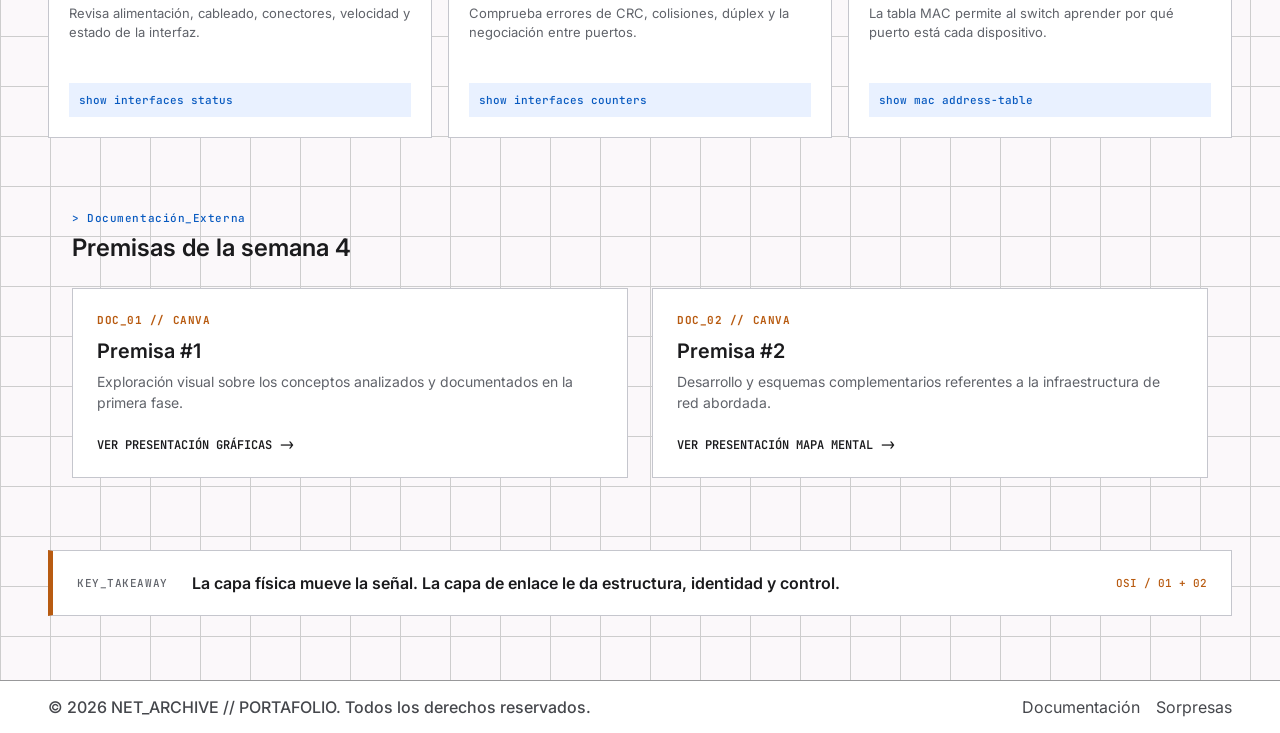
<file: src/pages/Week4.html>
<!doctype html>
<html lang="es">
  <head>
    <meta charset="UTF-8" />
    <meta name="viewport" content="width=device-width, initial-scale=1.0" />
    <meta name="author" content="NET_ARCHIVE" />
    <link rel="icon" href="../media/img/icon/network.svg" type="image/x-icon" />
    <link rel="stylesheet" href="../styles/General.css" />
    <link rel="stylesheet" href="../styles/Week4.css" />
    <link rel="preconnect" href="https://fonts.googleapis.com" />
    <link rel="preconnect" href="https://fonts.gstatic.com" crossorigin />
    <link
      href="https://fonts.googleapis.com/css2?family=Inter:ital,opsz,wght@0,14..32,100..900;1,14..32,100..900&family=JetBrains+Mono:ital,wght@0,100..800;1,100..800&display=swap"
      rel="stylesheet"
    />
    <title>Semana 4 // NET_ARCHIVE</title>
  </head>
  <body>
    <header id="header">
      <h1 id="header-title">NET_ARCHIVE // PORTAFOLIO</h1>
      <nav id="title-nav">
        <ul>
          <li><a href="../../index.html">Home</a></li>
          <li><a href="./Week1.html">Week 1</a></li>
          <li><a href="./Week2.html">Week 2</a></li>
          <li><a href="./Week3.html">Week 3</a></li>
          <li><a href="./Week4.html">Week 4</a></li>
          <li><a href="https://framevr.io/computersnetworks">Metaverse</a></li>
        </ul>
      </nav>
    </header>

    <main id="body-content">
      <div class="week4-content">
        <section class="week4-intro" aria-labelledby="week4-title">
          <div class="intro-copy">
            <span class="node-badge"><span class="dot"></span>OSI_NODE_04 // SIGNAL_PATH</span>
            <p class="eyebrow">SEMANA 04 / INFRAESTRUCTURA</p>
            <h2 id="week4-title">Donde los bits toman forma</h2>
            <p class="intro-text">
              La capa física convierte los bits en señales que viajan por un medio. La capa de enlace organiza esas señales en tramas, identifica vecinos y decide cuándo puede hablar cada dispositivo.
            </p>
            <a class="jump-link" href="#capas">EXPLORAR LAS CAPAS <span aria-hidden="true">-&gt;</span></a>
          </div>
          <div class="signal-board" aria-label="Representación visual de una señal de red">
            <div class="board-header"><span>LINK_MONITOR</span><strong>UP</strong></div>
            <div class="signal-grid">
              <span class="signal-label">TX</span>
              <div class="signal-line"><i></i><i></i><i></i><i></i><i></i><i></i><i></i></div>
              <span class="signal-label">RX</span>
            </div>
            <div class="board-readout"><span>MEDIA</span><strong>UTP / 1000BASE-T</strong><span>ENCODING</span><strong>4D-PAM5</strong></div>
          </div>
        </section>

        <section id="capas" class="layer-layout" aria-label="Capas física y enlace de datos">
          <article class="layer-panel physical-panel">
            <div class="layer-panel-top"><span class="layer-number">01</span><span class="layer-status">LAYER_01 // PHYSICAL</span></div>
            <h3>La capa física</h3>
            <p>Transporta una secuencia de bits mediante impulsos eléctricos, pulsos de luz u ondas de radio. No interpreta el significado del mensaje: define cómo se representa y cómo cruza el medio.</p>
            <div class="spec-list">
              <div><span>UNIDAD</span><strong>BIT</strong></div>
              <div><span>SEÑAL</span><strong>ELÉCTRICA / ÓPTICA / RADIO</strong></div>
              <div><span>ELEMENTOS</span><strong>CABLE, CONECTOR, ANTENA</strong></div>
            </div>
            <div class="media-stack" aria-label="Medios de transmisión">
              <div class="media-card"><span class="media-icon copper">01</span><div><strong>Par trenzado</strong><small>UTP / STP - Ethernet</small></div></div>
              <div class="media-card"><span class="media-icon fiber">02</span><div><strong>Fibra óptica</strong><small>Monomodo / multimodo</small></div></div>
              <div class="media-card"><span class="media-icon radio">03</span><div><strong>Radiofrecuencia</strong><small>Wi-Fi - comunicación inalámbrica</small></div></div>
            </div>
          </article>

          <article class="layer-panel data-link-panel">
            <div class="layer-panel-top"><span class="layer-number">02</span><span class="layer-status">LAYER_02 // DATA LINK</span></div>
            <h3>La capa de enlace de datos</h3>
            <p>Usa los bits recibidos para formar tramas y entregar datos entre nodos vecinos. Controla el acceso al medio, detecta errores y trabaja con direcciones físicas.</p>
            <div class="frame-preview" aria-label="Anatomía de una trama Ethernet">
              <div class="frame-caption"><span>ETHERNET_FRAME</span><span>1518 BYTES MAX</span></div>
              <div class="frame-bar"><span>PREÁMBULO</span><span>MAC DESTINO</span><span>MAC ORIGEN</span><span>TIPO</span><span>DATOS</span><span>FCS</span></div>
              <div class="frame-width"><span>SYNC</span><i></i><span>HEADER</span><i></i><span>PAYLOAD</span><i></i><span>CHECK</span></div>
            </div>
            <div class="link-facts"><div><span>PDU</span><strong>TRAMA</strong></div><div><span>DIRECCIÓN</span><strong>MAC</strong></div><div><span>DISPOSITIVO</span><strong>SWITCH</strong></div></div>
          </article>
        </section>

        <section class="encapsulation-section" aria-labelledby="encapsulation-title">
          <div class="section-heading"><span>&gt; Recorrido_de_la_información</span><h3 id="encapsulation-title">De la señal a la trama</h3><p>Una misma comunicación cambia de representación al atravesar las capas inferiores del modelo OSI.</p></div>
          <div class="encapsulation-flow">
            <div class="flow-step"><span class="flow-index">A</span><strong>Datos</strong><small>Mensaje original</small></div>
            <b aria-hidden="true">+</b>
            <div class="flow-step active"><span class="flow-index">B</span><strong>Trama</strong><small>MAC + datos + FCS</small></div>
            <b aria-hidden="true">+</b>
            <div class="flow-step signal-step"><span class="flow-index">C</span><strong>Bits</strong><small>Señales en el medio</small></div>
          </div>
        </section>

        <section class="field-section" aria-labelledby="field-title">
          <div class="section-heading"><span>&gt; Campo_de_diagnóstico</span><h3 id="field-title">¿Qué puede salir mal?</h3></div>
          <div class="diagnostic-grid">
            <article><span class="diagnostic-code">PHYSICAL_01</span><h4>Sin enlace</h4><p>Revisa alimentación, cableado, conectores, velocidad y estado de la interfaz.</p><code>show interfaces status</code></article>
            <article><span class="diagnostic-code">DATA_LINK_02</span><h4>Tramas descartadas</h4><p>Comprueba errores de CRC, colisiones, dúplex y la negociación entre puertos.</p><code>show interfaces counters</code></article>
            <article><span class="diagnostic-code">DATA_LINK_03</span><h4>Destino desconocido</h4><p>La tabla MAC permite al switch aprender por qué puerto está cada dispositivo.</p><code>show mac address-table</code></article>
          </div>
        </section>
        <!-- Sección de Premisas -->
        <section class="premises-section" aria-labelledby="premises-title">
          <div class="section-heading">
            <span>&gt; Documentación_Externa</span>
            <h3 id="premises-title">Premisas de la semana 4</h3>
          </div>
          
          <div class="premises-grid">
            <!-- Premisa 1 -->
            <a href="https://canva.link/hkzw14ufiwc050y" target="_blank" rel="noopener noreferrer" class="premise-card">
              <span class="premise-tag">DOC_01 // CANVA</span>
              <h4>Premisa #1</h4>
              <p>Exploración visual sobre los conceptos analizados y documentados en la primera fase.</p>
              <span class="premise-action">VER PRESENTACIÓN GRÁFICAS <span aria-hidden="true">-&gt;</span></span>
            </a>

            <!-- Premisa 2 -->
            <a href="https://canva.link/7he0mqk86cn0qu3" target="_blank" rel="noopener noreferrer" class="premise-card">
              <span class="premise-tag">DOC_02 // CANVA</span>
              <h4>Premisa #2</h4>
              <p>Desarrollo y esquemas complementarios referentes a la infraestructura de red abordada.</p>
              <span class="premise-action">VER PRESENTACIÓN MAPA MENTAL<span aria-hidden="true">-&gt;</span></span>
            </a>
          </div>
        </section>
        <section class="takeaway" aria-label="Idea clave de la semana">
          <span class="takeaway-mark">KEY_TAKEAWAY</span>
          <p>La capa física mueve la señal. La capa de enlace le da estructura, identidad y control.</p>
          <span class="takeaway-signature">OSI / 01 + 02</span>
        </section>
      </div>
    </main>

    <footer>
      <span class="copy-footer">&copy; 2026 NET_ARCHIVE // PORTAFOLIO. Todos los derechos reservados.</span>
      <ul>
        <li><a href="https://github.com/yepoxtrop/Portafolio-Redes-Corte-I" target="_blank" rel="noopener noreferrer">Documentación</a></li>
        <li><a href="./Surprise.html">Sorpresas</a></li>
      </ul>
    </footer>
  </body>
</html>
</file>
<file: src/styles/General.css>
/* ====================================
   VARIABLES Y CONFIGURACIÓN GLOBAL
   ==================================== */

:root {
    /* ====================================
       PALETA DE COLORES PRIMARIOS
       ==================================== */
    --color-primary: #091426;
    --color-secondary: #085AC0;
    --color-tertiary: #000000;
    
    /* ====================================
       COLORES DE TEXTO
       ==================================== */
    --color-text-dark: #45474C;
    --color-text-darker: #34363b;
    --color-text-light: #6d7179;
    --color-text-white: #ffffff;
    
    /* ====================================
       COLORES DE FONDO
       ==================================== */
    --color-bg-light: #ffffff;
    --color-bg-page: #FBF8FA;
    --color-bg-card: rgba(255, 255, 255, 0.4);
    
    /* ====================================
       COLORES DE BORDES Y LÍNEAS
       ==================================== */
    --color-border: #98989a;
    --color-border-grid: #cdcdcd;
    
    /* ====================================
       COLORES DE ESTADO
       ==================================== */
    --color-success: #00d60b;
    --color-success-shadow: rgba(16, 185, 129, 0.18);
    --color-error: #d60000;
    --color-error-shadow: rgba(185, 16, 16, 0.18);
    --color-warning: #696969;
    --color-warning-shadow: rgba(78, 78, 78, 0.18);
    
    /* ====================================
       COLORES ADICIONALES
       ==================================== */
    --color-badge-bg: #E4E2E3;
    --color-badge-border: #C5C6CD;
    --color-progress-bg: #d6d7da;
    --color-btn-border-alt: #94A3B8;
    
    /* ====================================
       TIPOGRAFÍAS (FAMILIAS DE FUENTES)
       ==================================== */
    --font-mono: "JetBrains Mono", monospace;
    --font-sans: "Inter", sans-serif;
    
    /* ====================================
       PESOS DE FUENTE
       ==================================== */
    --font-weight-normal: 400;
    --font-weight-bold: 500;
    --font-weight-extra-bold: 700;
    
    /* ====================================
       TAMAÑOS DE FUENTE (Escala)
       ==================================== */
    --font-size-xs: 0.75rem;
    --font-size-sm: 0.875rem;
    --font-size-base: 1rem;
    --font-size-lg: 1.125rem;
    --font-size-xl: 1.25rem;
    --font-size-2xl: 1.5rem;
    --font-size-3xl: 2rem;
    
    /* ====================================
       ESPACIADO (Padding/Margin)
       ==================================== */
    --spacing-xs: 0.25rem;
    --spacing-sm: 0.5rem;
    --spacing-md: 1rem;
    --spacing-lg: 1.5rem;
    --spacing-xl: 2rem;
    --spacing-2xl: 3rem;
    
    /* ====================================
       BORDES Y RADIOS
       ==================================== */
    --radius-sm: 5px;
    --radius-md: 10px;
    --radius-lg: 15px;
}

/* ====================================
   RESET Y ESTILOS BASE
   ==================================== */

/**
 * Reset global: elimina márgenes y paddings predeterminados
 * Establece box-sizing para todos los elementos
 */
* {
    padding: 0;
    box-sizing: border-box;
    margin: 0;
}

/**
 * Asegura que html y body ocupen al menos la altura de la ventana
 */
html, body {
    min-height: 100%;
}

/**
 * Estilos base del body
 * - Layout flex para footer sticky
 * - Color de fondo neutro
 * - Altura mínima de viewport
 */
body {
    width: 100%;
    min-height: 100vh;
    display: flex;
    flex-direction: column;
    background-color: var(--color-bg-page);
    font-family: var(--font-sans);
    color: var(--color-text-dark);
}

/* ====================================
   ENCABEZADO (HEADER)
   ==================================== */

/**
 * Encabezado principal
 * - Posicionamiento sticky para mantenerse visible al scroll
 * - Layout flex horizontal
 * - Borde inferior para separación visual
 */
header {
    width: 100%;
    height: auto;
    display: flex;
    justify-content: space-between;
    flex-direction: row;
    align-items: center;
    padding: var(--spacing-md) var(--spacing-2xl);
    background-color: var(--color-bg-light);
    font-family: var(--font-mono);
    border-bottom: 1px solid var(--color-border);
    position: sticky;
    top: 0;
    z-index: 10;
}

header h1,
header nav,
header nav ul,
footer,
footer ul {
    min-width: 0;
}

/**
 * Título principal del header
 * - Familia de fuente monoespaciada
 * - Peso bold para destacar
 */
header h1 {
    font-family: var(--font-mono);
    font-optical-sizing: auto;
    font-weight: var(--font-weight-extra-bold);
    font-style: normal;
}

/**
 * Barra de navegación
 * - Layout flex para alinear elementos horizontalmente
 * - Espacio entre nav y botón
 */
header nav {
    display: flex;
    justify-content: space-between;
    flex-direction: row;
    align-items: center;
    gap: var(--spacing-md);
}

/**
 * Lista de enlaces de navegación
 * - Sin estilos de lista (bullets removidos)
 * - Elementos espaciados uniformemente
 */
header nav ul {
    display: flex;
    justify-content: space-between;
    flex-direction: row;
    align-items: center;
    gap: var(--spacing-md);
    list-style: none;
}

/**
 * Enlaces de navegación
 * - Color de texto oscuro
 * - Sin decoración de subrayado
 */
header nav ul li a {
    text-decoration: none;
    color: var(--color-text-dark);
    font-family: var(--font-mono);
    transition: color 0.3s ease;
}

/**
 * Botón RATE US
 * - Fondo oscuro con texto blanco
 * - Borde y padding para claridad
 * - Cursor pointer para interactividad
 */
header nav button {
    padding: var(--spacing-sm) var(--spacing-md);
    font-family: var(--font-mono);
    border: 1px solid var(--color-tertiary);
    background-color: var(--color-tertiary);
    color: var(--color-text-white);
    cursor: pointer;
    transition: all 0.3s ease;
}

/**
 * Hover del botón
 */
header nav button:hover {
    opacity: 0.8;
}

.menu-toggle {
    display: none;
    width: 2.75rem;
    height: 2.5rem;
    padding: var(--spacing-sm);
    border: 1px solid var(--color-tertiary);
    background-color: var(--color-bg-light);
    cursor: pointer;
}

.menu-toggle span {
    display: block;
    width: 100%;
    height: 2px;
    margin: 4px 0;
    background-color: var(--color-tertiary);
    transition: transform 0.25s ease, opacity 0.25s ease;
}

/* ====================================
   CONTENIDO PRINCIPAL (BODY-CONTENT)
   ==================================== */

/**
 * Contenedor principal del contenido
 * - Patrón de grid de fondo para efecto visual
 * - Flex column para apilar secciones verticalmente
 * - Espaciado y padding generoso
 */
#body-content {
    /* Patrón de grid visual de fondo */
    background-image: 
        linear-gradient(90deg, var(--color-border-grid) 1px, transparent 1px),   
        linear-gradient(180deg, var(--color-border-grid) 1px, transparent 1px);  
    background-size: 50px 50px; 
    background-position: 0 0, 10px 10px;   
    background-color: var(--color-bg-page);

    width: 100%;
    min-height: 100vh;
    display: flex;
    flex-direction: column;
    padding: var(--spacing-xl) var(--spacing-2xl);
    gap: var(--spacing-2xl);
    flex: 1;
}

/* ====================================
   PIE DE PÁGINA (FOOTER)
   ==================================== */

/**
 * Footer principal
 * - Layout flex para distribuir contenido
 * - Fondo blanco para contraste
 * - Posicionado al final del flujo
 */
footer {
    width: 100%;
    background-color: var(--color-bg-light);
    font-family: var(--font-sans);
    display: flex;
    flex-direction: row;
    justify-content: space-between;
    align-items: center;
    padding: var(--spacing-md) var(--spacing-2xl);
    border-top: 1px solid var(--color-border);
}

/**
 * Texto de derechos de autor
 * - Peso bold para énfasis
 */
.copy-footer {
    font-weight: var(--font-weight-bold);
    color: var(--color-text-dark);
}

/**
 * Enlaces del footer
 * - Sin decoración de subrayado
 * - Color de texto estándar
 */
footer ul {
    display: flex;
    gap: var(--spacing-md);
    list-style: none;
}

footer ul li {
    list-style: none;
    color: var(--color-text-dark);
}

footer ul li a {
    color: var(--color-text-dark);
    text-decoration: none;
    font-family: var(--font-sans);
    transition: color 0.3s ease;
}

/**
 * Hover en enlaces del footer
 */
footer ul li a:hover, header ul li a:hover {
    color: var(--color-secondary);
}

/* ====================================
   ADAPTACIÓN A PANTALLAS
   ==================================== */

@media (max-width: 1100px) {
    header,
    footer {
        padding-left: var(--spacing-xl);
        padding-right: var(--spacing-xl);
    }

    header {
        gap: var(--spacing-md);
        flex-wrap: wrap;
    }

    header nav {
        flex: 1 1 100%;
        justify-content: space-between;
    }
}

@media (max-width: 768px) {
    header,
    footer {
        padding: var(--spacing-md);
    }

    header {
        align-items: flex-start;
    }

    .menu-toggle {
        display: block;
        flex: 0 0 auto;
    }

    header h1 {
        width: 100%;
        overflow-wrap: anywhere;
        font-size: clamp(1rem, 4vw, 1.35rem);
    }

    header nav {
        display: none;
        flex: 1 1 100%;
        flex-direction: column;
        align-items: stretch;
        gap: var(--spacing-md);
    }

    header nav.is-open {
        display: flex;
    }

    header nav ul {
        align-items: flex-start;
        align-items: flex-start;
        flex-wrap: wrap;
        flex-direction: column;
        gap: var(--spacing-sm);
    }

    header nav ul li,
    header nav ul li a {
        width: 100%;
    }

    header nav button {
        align-self: flex-start;
    }

    .menu-toggle.is-open span:nth-child(1) {
        transform: translateY(6px) rotate(45deg);
    }

    .menu-toggle.is-open span:nth-child(2) {
        opacity: 0;
    }

    .menu-toggle.is-open span:nth-child(3) {
        transform: translateY(-6px) rotate(-45deg);
    }

    footer {
        align-items: flex-start;
        flex-direction: column;
        gap: var(--spacing-md);
    }

    footer ul {
        flex-wrap: wrap;
    }
}
</file>
<file: src/styles/Week1.css>
/* =========================================
   Variables Globales de Diseño
   ========================================= */
:root {
    --surface: #fbf8fa;
    --surface-container-lowest: #ffffff;
    --surface-container-low: #f6f3f5;
    --surface-container: #f0edef;
    --on-surface: #1b1b1d;
    --on-surface-variant: #45474c;
    --inverse-surface: #303032;
    --inverse-on-surface: #f3f0f2;
    --outline: #75777d;
    --outline-variant: #c5c6cd;
    --primary: #000000;
    --on-primary: #ffffff;
    --primary-container: #111c2e;
    --secondary: #085ac0;
    --secondary-container: #5b94fd;

    --terminal-green: #10b981;
    --latency-amber: #f59e0b;
    --packet-loss-red: #ef4444;
    --wire-gray: #94a3b8;

    --radius-sm: 0.125rem;
    --radius-md: 0.375rem;
    --radius-lg: 0.5rem;
    --radius-full: 9999px;
}
/* =========================================
   HEADER
   ========================================= */
header {
    width: 100%;
    height: auto;
    display: flex;
    justify-content: space-between;
    flex-direction: row;
    align-items: center;
    padding: var(--spacing-md) var(--spacing-2xl);
    background-color: var(--color-bg-light);
    font-family: var(--font-mono);
    border-bottom: 1px solid var(--color-border);
    position: sticky;
    top: 0;
    z-index: 10;
}

/* =========================================
   Estilos específicos para Week1.html
   ========================================= */

.contenido-semana {
    background-color: var(--surface-container-lowest);
    border: 1px solid var(--outline-variant);
    padding: 2.5rem;
    width: 100%;
    max-width: 80%;
    margin: 0 auto;
    box-shadow: 0 4px 10px rgba(0, 0, 0, 0.05);
    font-family: Arial, sans-serif;
    border-radius: var(--radius-lg);
    animation: weekPageReveal 0.65s ease both;
}

@keyframes weekPageReveal {
    from { opacity: 0; transform: translateY(18px); }
    to { opacity: 1; transform: translateY(0); }
}

.contenido-semana:nth-of-type(2) { animation-delay: 0.12s; }
.contenido-semana:nth-of-type(3) { animation-delay: 0.24s; }

.contenido-semana h1 {
    font-family: "JetBrains Mono", monospace;
    text-align: center;
    color: var(--primary);
    margin-bottom: 2rem;
    border-bottom: 2px solid var(--primary);
    padding-bottom: 1rem;
}

/* ==========APARTADO Tema Redes - Recuadro blanco presente en toda la página (Párrafos y Textos)========== */
.tema-redes {
    margin-bottom: 2.5rem;
}

.tema-redes h2 {
    font-family: "JetBrains Mono", monospace;
    color: var(--on-surface-variant);
    margin-bottom: 1rem;
}

.tema-redes p {
    line-height: 1.6;
    color: var(--on-surface);
    margin-bottom: 1rem;
}

/* ==========APARTADO tabla de componentes========== */
.tabla-componentes {
    display: grid;
    grid-template-columns: repeat(3, 1fr); 
    gap: 1.5rem; 
    margin-bottom: 2.5rem;
}

.tabla-componentes h2 {
    grid-column: 1 / -1; 
    text-align: center;
    font-weight: bold;
    margin-bottom: 1rem;
    font-family: "JetBrains Mono", monospace;
    color: var(--on-surface-variant);
}

.tabla-componentes article {
    background-color: var(--surface-container-low);
    border: 1px solid var(--outline-variant);
    border-radius: var(--radius-lg);
    padding: 1.5rem;
    display: flex;
    flex-direction: column; 
    box-shadow: 0 2px 5px rgba(0,0,0,0.05);
    transition: transform 0.35s ease, box-shadow 0.35s ease;
}

.tabla-componentes article:hover,
.tipos-redes article:hover,
.tipologia-redes article:hover {
    transform: translateY(-5px);
    box-shadow: 4px 5px 0 var(--outline-variant);
}

.tabla-componentes article h3 {
    text-align: center;
    color: var(--primary);
    margin-bottom: 1rem;
}

.tabla-componentes article p {
    font-size: 0.9rem;
    line-height: 1.5;
    color: var(--on-surface);
    margin-bottom: 1.5rem;
}

.tabla-componentes article img {
    width: 100%;
    height: 150px; 
    object-fit: contain; 
    margin-top: auto; 
}

/*==========APARTADO Tipos de Redes========== */
.tipos-redes {
    display: grid;
    grid-template-columns: repeat(4, 1fr); 
    gap: 1.5rem; 
    margin-bottom: 2.5rem;
}

.tipos-redes h2 {
    grid-column: 1 / -1; 
    text-align: center;
    margin-bottom: 1rem;
    font-family: "JetBrains Mono", monospace;
    color: var(--on-surface-variant);
}

.tipos-redes article {
    background-color: var(--surface-container-low);
    border: 1px solid var(--outline-variant);
    border-radius: var(--radius-lg);
    padding: 1.5rem;
    display: flex;
    flex-direction: column;
    align-items: center; 
    box-shadow: 0 2px 5px rgba(0,0,0,0.05);
    transition: transform 0.35s ease, box-shadow 0.35s ease;
}

.tipos-redes article h3 {
    color: var(--primary);
    margin-bottom: 0.5rem;
}

.tipos-redes article p {
    font-size: 0.9rem;
    color: var(--on-surface);
    margin-bottom: 1.5rem;
    text-align: center;
}

.tipos-redes article img {
    width: 100%;
    height: 120px; 
    object-fit: contain;
    margin-top: auto; 
}



/*==========APARTADO topología de redes==========*/
.tipologia-redes {
    display: grid;
    grid-template-columns: 1fr 1fr; /* Divide exactamente en dos partes, 50/50 */
    gap: 1.5rem;
    margin-bottom: 2.5rem;
}

/* contenedores o tarjetas se ordenan a la izquierda */
.tipologia-redes h2,
.tipologia-redes article {
    grid-column: 1 / 2; /*ubicacion en la columna 1*/
}

.tipologia-redes h2 {
    font-family: "JetBrains Mono", monospace;
    color: var(--on-surface-variant);
    margin-bottom: 0.5rem;
}

/* Estilo de las tarjetas */
.tipologia-redes article {
    background-color: var(--surface-container-low);
    border: 1px solid var(--outline-variant);
    border-radius: var(--radius-lg);
    padding: 1.5rem;
    box-shadow: 0 2px 5px rgba(0,0,0,0.05);
    transition: transform 0.35s ease, box-shadow 0.35s ease;
}

.tipologia-redes article h3 {
    color: var(--primary);
    margin-bottom: 0.5rem;
}

.tipologia-redes article p {
    font-size: 0.9rem;
    color: var(--on-surface);
    line-height: 1.5;
}

/* Imagen al lado derecho */
.tipologia-redes img {
    grid-column: 2 / 3; /* Se ubica en la columna derecha */
    grid-row: 2 / 8; /* se centra con los contenedores */
    
    width: 100%; /* Toma todo el ancho posible de su mitad */
    height: auto;
    object-fit: contain; /* Mantiene sus proporciones sin recortarse */
    
    align-self: center; 
}

/* ==========APARTADO actividades y apuntes en clase========== */
.evidencias-semana {
    display: grid;
    grid-template-columns: 1fr 1fr; /* Divide en dos columnas iguales */
    gap: 3rem;
    position: relative; /* Necesario para ubicar la línea divisoria */
}

/* Dibuja una línea vertical exactamente en el centro */
.evidencias-semana::after {
    content: "";
    position: absolute;
    top: 0;
    bottom: 0;
    left: 50%;
    width: 1px;
    background-color: var(--outline-variant);
    transform: translateX(-50%);
}

/* Centrado del contenido */
.evidencias-semana .tema-redes {
    background: transparent;
    border: none;
    box-shadow: none;
    display: flex;
    flex-direction: column;
    align-items: center; /* Centra el título, la imagen y el botón */
    margin-bottom: 0; 
}

.evidencias-semana .tema-redes h2 {
    text-align: center;
}

.evidencias-semana .tema-redes img {
    width: 100%;
    max-width: auto; /* Evita que las imágenes sean excesivamente grandes */
    height: auto;
    border-radius: var(--radius-md);
    margin-bottom: 1.5rem;
    box-shadow: 0 4px 6px rgba(0,0,0,0.1);
}

/* Diseño del botón para el enlace */
.btn-solucion {
    display: inline-block;
    background-color: var(--secondary);
    color: var(--on-primary);
    text-decoration: none;
    padding: 0.75rem 1.5rem;
    border-radius: var(--radius-full);
    font-family: "JetBrains Mono", monospace;
    font-weight: bold;
    transition: all 0.3s ease;
}

.btn-solucion:hover {
    background-color: var(--secondary-container);
    color: var(--on-surface);
    box-shadow: 4px 4px 0 var(--outline-variant);
    transform: translateY(-2px);
}

@media (prefers-reduced-motion: reduce) {
    *, *::before, *::after {
        animation-duration: 0.01ms !important;
        animation-iteration-count: 1 !important;
        scroll-behavior: auto !important;
        transition-duration: 0.01ms !important;
    }
}

/* ==========APARTADO carrusel de las premsisas========== */

.carrusel-contenedor {
    position: relative;
    width: 100%;
    max-width: none;
    margin: 2rem auto;
    overflow: hidden; /* Oculta las tarjetas que no están activas */
    border-radius: var(--radius-lg);
    border: 1px solid var(--outline-variant);
    background-color: var(--surface-container-low);
    box-shadow: 0 4px 6px rgba(0,0,0,0.05);
}

.carrusel-pista {
    display: flex;
    transition: transform 0.4s ease-in-out; /* deslizamiento modo suavena :p*/
}

.carrusel-slide {
    min-width: 100%; /* Obliga a que cada tarjeta ocupe todo el ancho disponible */
    padding: 3rem 4rem; /* Espacio interior */
    text-align: center;
    box-sizing: border-box;
}

.carrusel-slide h3 {
    color: var(--primary);
    margin-bottom: 1rem;
    font-family: "JetBrains Mono", monospace;
}

.carrusel-slide p {
    color: var(--on-surface);
    line-height: 1.6;
}

/* Botones flotantes de navegación */
.btn-carrusel {
    position: absolute;
    top: 50%;
    transform: translateY(-50%);
    background-color: var(--secondary);
    color: var(--on-primary);
    border: none;
    width: 40px;
    height: 40px;
    border-radius: var(--radius-full);
    font-size: 1.2rem;
    cursor: pointer;
    z-index: 10;
    transition: all 0.3s ease;
    display: flex;
    align-items: center;
    justify-content: center;
}

.btn-carrusel:hover {
    background-color: var(--secondary-container);
    color: var(--on-surface);
}

.btn-prev { left: 10px; }
.btn-next { right: 10px; }
.carrusel-slide img {
    width: 100%;
    max-width: auto;
    height: auto;
    object-fit: contain;
    display: block;
    margin: 0 auto 1.5rem auto;
    border-radius: var(--radius-md);
}
/* ==========APARTADO ventana emergente - modales========== */

.modal-oculto {
    display: none; /* Oculto por defecto */
    position: fixed;
    z-index: 1000; /* Asegura que quede por encima del header */
    left: 0;
    top: 0;
    width: 100%;
    height: 100%;
    background-color: rgba(0, 0, 0, 0.6); 
    backdrop-filter: blur(3px); /* Difumina el fondo sutilmente */
}

/* La caja blanca del contenido */
.modal-contenido {
    background-color: var(--surface-container-lowest);
    margin: 5% auto; 
    padding: 2.5rem;
    border: 1px solid var(--outline-variant);
    border-radius: var(--radius-lg);
    width: 80%;
    max-width: 750px;
    box-shadow: 0 10px 25px rgba(0,0,0,0.2);
    position: relative;

    max-height: 85vh; /* La caja no ocupará más del 85% del alto de la pantalla */
    overflow-y: auto; /* Si el contenido sobrepasa ese 85%, aparece el scroll interno */
    
    /* Animación de entrada */
    animation: deslizarModal 0.3s ease-out;
}

/* Botón de cerrar (la X de la esquina) */
.cerrar-modal {
    color: var(--outline);
    float: right;
    font-size: 28px;
    font-weight: bold;
    cursor: pointer;
    transition: color 0.2s ease;
}

.cerrar-modal:hover,
.cerrar-modal:focus {
    color: var(--packet-loss-red); /* variable roja para indicar "cerrar" */
    text-decoration: none;
}

.modal-contenido h2, 
.modal-contenido h3 {
    font-family: "JetBrains Mono", monospace;
    color: var(--on-surface-variant);
    margin-bottom: 1rem;
    border-bottom: none; /* Sobrescribimos el borde del h1 general si lo hereda */
}

.modal-contenido ul {
    margin-left: 2rem;
    margin-bottom: 1.5rem;
    color: var(--on-surface);
    line-height: 1.6;
}

/* Animación para que descienda bien bellaco al abrir */
@keyframes deslizarModal {
    from { transform: translateY(-30px); opacity: 0; }
    to { transform: translateY(0); opacity: 1; }
}

/* ==========FOOTER========== */
footer {
    width: 100%;
    background-color: var(--color-bg-light);
    font-family: var(--font-sans);
    display: flex;
    flex-direction: row;
    justify-content: space-between;
    align-items: center;
    padding: var(--spacing-md) var(--spacing-2xl);
    border-top: 1px solid var(--color-border);
}

/**
 * Texto de derechos de autor
 * - Peso bold para énfasis
 */
.copy-footer {
    font-weight: var(--font-weight-bold);
    color: var(--color-text-dark);
}

/* ==========RESPONSIVE========== */
@media (max-width: 1024px) {
    .contenido-semana {
        max-width: 95%; 
        padding: 1.5rem;
    }
    
    .tipos-redes {
        grid-template-columns: repeat(2, 1fr); /* Reducimos a 2 columnas */
    }

    .tabla-componentes {
        grid-template-columns: repeat(2, 1fr); /* Reducimos a 2 columnas */
    }
}

@media (max-width: 768px) {
    .tipos-redes {
        grid-template-columns: 1fr; 
    }
    
    .tabla-componentes {
        grid-template-columns: 1fr; 
    }
    
    header {
        padding: 1rem 1.5rem !important;
    }
    
    .tipologia-redes {
        grid-template-columns: 1fr; /* Pasa a 1 sola columna */
    }

    .tipologia-redes h2,
    .tipologia-redes article,
    .tipologia-redes img {
        grid-column: 1 / -1; /* Ocupan todo el ancho de la pantalla */
        grid-row: auto; /* Anula el forzado de filas que tenía en escritorio */
    }

    .tipologia-redes img {
        margin-top: 1rem; /* Da un poco de respiro antes de mostrar la imagen al final */
    }
    
    /* Ajustes para Evidencias en celulares */
    .evidencias-semana {
        grid-template-columns: 1fr; /* Pasa a 1 sola columna */
        gap: 2rem;
    }

    /* Oculta la línea divisoria vertical en pantallas pequeñas */
    .evidencias-semana::after {
        display: none;
    }
    .modal-contenido {
        width: 95%;
        margin: 10% auto;
        padding: 1.5rem;
    }
}
</file>
<file: src/styles/Week2-Premise2.css>
:root {
  color-scheme: light;
  --ink: #182443;
  --muted: #596780;
  --blue: #225ce9;
  --line: #dce4f4;
}
* {
  box-sizing: border-box;
}
[hidden] {
  display: none !important;
}
body {
  margin: 0;
  color: var(--ink);
  background: #f4f7ff;
  font:
    16px/1.65 system-ui,
    -apple-system,
    "Segoe UI",
    sans-serif;
}

@keyframes premiseReveal {
  from { opacity: 0; transform: translateY(18px); }
  to { opacity: 1; transform: translateY(0); }
}

header,
.shell > * {
  animation: premiseReveal .65s ease both;
}

.shell > *:nth-child(2) { animation-delay: .12s; }
.shell > *:nth-child(3) { animation-delay: .24s; }
.shell > *:nth-child(4) { animation-delay: .36s; }
.shell > *:nth-child(5) { animation-delay: .48s; }

button,
a,
summary {
  -webkit-tap-highlight-color: transparent;
}
button {
  font: inherit;
  cursor: pointer;
}
button:focus-visible,
a:focus-visible,
summary:focus-visible {
  outline: 3px solid #ac4600;
  outline-offset: 5px;
}
a {
  color: #194fc9;
}
.shell {
  max-width: 1180px;
  margin: auto;
  padding: 24px clamp(16px, 4vw, 46px) 48px;
}
.topline {
  display: flex;
  justify-content: space-between;
  align-items: center;
  gap: 12px;
  flex-wrap: wrap;
  margin-bottom: 22px;
}
.brand {
  font-size: 11px;
  font-weight: 850;
  letter-spacing: 0.12em;
  color: #4d6083;
}
.motion {
  background: #fff;
  border: 1px solid #c7d4ec;
  border-radius: 30px;
  padding: 8px 14px;
  font-size: 12px;
  font-weight: 700;
  color: var(--ink);
}
.hero {
  position: relative;
  overflow: hidden;
  padding: clamp(25px, 5vw, 58px);
  border: 2px solid #d3defc;
  border-radius: 30px;
  background: linear-gradient(135deg, #e6eeff, #f0eaff 65%, #fff1e7);
}
.kicker {
  display: inline-flex;
  align-items: center;
  gap: 9px;
  border: 1px solid #b7c9ef;
  border-radius: 30px;
  background: #ffffffc9;
  padding: 7px 12px;
  font-size: 11px;
  font-weight: 800;
  letter-spacing: 0.07em;
}
.dot {
  width: 9px;
  height: 9px;
  border-radius: 50%;
  background: #0b9671;
  box-shadow: 0 0 0 4px #0b967115;
}
h1 {
  font-size: clamp(38px, 7vw, 77px);
  line-height: 1.02;
  letter-spacing: -0.06em;
  margin: 24px 0;
  max-width: 760px;
}
h1 em {
  color: #315bda;
  font-style: normal;
}
.hero-copy {
  max-width: 650px;
  font-size: clamp(16px, 2vw, 20px);
  color: #43537a;
}
.hero-bottom {
  display: flex;
  justify-content: space-between;
  align-items: center;
  gap: 18px;
  margin-top: 26px;
  flex-wrap: wrap;
}
.jump {
  display: inline-flex;
  background: var(--ink);
  color: white;
  font-weight: 750;
  text-decoration: none;
  padding: 13px 22px;
  border-radius: 14px;
  box-shadow: 4px 5px 0 #9db4e7;
}
.stickers {
  display: flex;
  gap: 10px;
}
.hero-sticker {
  width: 57px;
  height: 57px;
  display: grid;
  place-items: center;
  border-radius: 17px;
  background: #fff;
  border: 2px solid #c3d2ed;
  font-size: 30px;
  box-shadow: 3px 4px 0 #cad5ef;
  animation: bob 2.7s ease-in-out infinite;
}
.hero-sticker:nth-child(2) {
  animation-delay: -0.8s;
  transform: rotate(9deg);
}
.hero-sticker:nth-child(3) {
  animation-delay: -1.6s;
}
@keyframes bob {
  0%,
  100% {
    transform: translateY(0) rotate(-5deg);
  }
  50% {
    transform: translateY(-7px) rotate(5deg);
  }
}
.case {
  display: grid;
  grid-template-columns: 1fr 1fr;
  gap: 18px;
  margin: 26px 0 42px;
}
.case-copy {
  padding: 26px;
  border-radius: 22px;
  background: #fff;
  border: 1px solid var(--line);
}
.label {
  font-size: 11px;
  font-weight: 850;
  letter-spacing: 0.12em;
  color: #476088;
}
h2 {
  font-size: clamp(25px, 3vw, 35px);
  line-height: 1.2;
  letter-spacing: -0.035em;
  margin: 10px 0 16px;
}
p {
  margin: 0 0 12px;
}
.case-copy p:last-child {
  margin-bottom: 0;
}
.scene {
  border: 2px dashed #c6d3f0;
  border-radius: 22px;
  padding: 23px;
  display: flex;
  flex-direction: column;
  justify-content: center;
  gap: 12px;
  background: #eaf0ff;
}
.bubble {
  display: flex;
  align-items: center;
  gap: 12px;
  font-size: 14px;
  font-weight: 650;
  background: #fff;
  border: 1px solid #cdd9ee;
  border-radius: 17px;
  padding: 13px 16px;
  box-shadow: 3px 3px 0 #dce5f5;
}
.bubble:nth-child(2) {
  margin-left: 22px;
  background: #fff5e3;
}
.bubble:nth-child(3) {
  margin-right: 22px;
  background: #ffedf4;
}
.bubble span {
  font-size: 25px;
}
.note {
  font-size: 12px;
  color: #596780;
}
.audit-heading {
  display: flex;
  justify-content: space-between;
  gap: 18px;
  align-items: end;
  flex-wrap: wrap;
}
.audit-heading p {
  color: var(--muted);
  max-width: 560px;
}
.controls {
  display: flex;
  flex-wrap: wrap;
  gap: 8px;
  border: 1px solid #c9d6ee;
  padding: 6px;
  border-radius: 16px;
  background: #fff;
  margin: 12px 0 10px;
  width: fit-content;
}
.controls button {
  border: 0;
  border-radius: 10px;
  padding: 10px 16px;
  background: transparent;
  font-weight: 750;
  font-size: 14px;
  color: #445778;
}
.controls button[aria-pressed="true"] {
  color: white;
  background: #225ce9;
}
.view-status {
  font-size: 12px;
  color: #506385;
  margin: 0 0 23px;
}
.grid {
  display: grid;
  grid-template-columns: repeat(2, minmax(0, 1fr));
  gap: 20px;
  align-items: start;
}
.audit-card {
  --accent: #245bd4;
  --tint: #edf3ff;
  border: 1px solid #d5def0;
  border-top: 5px solid var(--accent);
  border-radius: 23px;
  background: white;
  padding: 24px;
  min-width: 0;
  transition:
    box-shadow 0.2s,
    transform 0.2s;
}
.audit-card:hover {
  box-shadow: 0 10px 24px #263b7710;
  transform: translateY(-3px);
}

@media (prefers-reduced-motion: reduce) {
  *, *::before, *::after {
    animation-duration: .01ms !important;
    animation-iteration-count: 1 !important;
    scroll-behavior: auto !important;
    transition-duration: .01ms !important;
  }
}
.purple {
  --accent: #7250c7;
  --tint: #f3eeff;
}
.pink {
  --accent: #bc356e;
  --tint: #fff0f6;
}
.green {
  --accent: #087f62;
  --tint: #eafaef;
}
.orange {
  --accent: #a65c0b;
  --tint: #fff4df;
}
.card-top {
  display: flex;
  align-items: center;
  justify-content: space-between;
}
.sticker {
  display: grid;
  place-items: center;
  width: 62px;
  height: 62px;
  background: var(--tint);
  border-radius: 19px;
  font-size: 32px;
  transform: rotate(-5deg);
}
.card-number {
  font: 700 11px/1.5 monospace;
  color: #697993;
  letter-spacing: 0.1em;
}
h3 {
  font-size: 26px;
  line-height: 1.2;
  margin: 19px 0 4px;
  letter-spacing: -0.03em;
}
.card-question {
  font-size: 14px;
  color: var(--accent);
  font-weight: 650;
  margin-bottom: 20px;
}
.snapshot {
  background: var(--tint);
  padding: 16px;
  border-radius: 14px;
  min-height: 136px;
}
.snapshot-label {
  font-size: 10px;
  font-weight: 850;
  letter-spacing: 0.1em;
  color: var(--accent);
}
.snapshot-text {
  margin: 8px 0 0;
  font-weight: 650;
  font-size: 15px;
  line-height: 1.6;
}
.audit-card details {
  margin-top: 16px;
}
.audit-card summary {
  cursor: pointer;
  font-size: 14px;
  font-weight: 750;
  color: var(--accent);
  padding: 8px 0;
}
.audit-card summary span {
  float: right;
  transition: transform 0.2s;
}
.audit-card details[open] summary span {
  transform: rotate(45deg);
}
.card-details {
  border-top: 1px solid var(--line);
  margin-top: 9px;
  padding-top: 12px;
}
.card-details section {
  margin: 16px 0 22px;
}
.card-details h4 {
  font-size: 13px;
  margin: 0 0 6px;
}
.card-details p {
  font-size: 14px;
  color: #485974;
}
.small-thought {
  padding: 14px;
  border: 1px dashed #c0cde4;
  border-radius: 12px;
  background: #fafcff;
}
.audit-card:last-child {
  grid-column: 1/-1;
}
.audit-card:last-child .snapshot {
  min-height: 0;
}
.plan {
  margin-top: 42px;
  border-radius: 26px;
  background: #182443;
  color: #fff;
  padding: clamp(23px, 4vw, 38px);
}
.plan .label {
  color: #abc7ff;
}
.plan > p {
  color: #d1def5;
  max-width: 760px;
}
.priorities {
  display: grid;
  gap: 10px;
  margin-top: 22px;
}
.priority {
  border: 1px solid #566789;
  border-radius: 13px;
  background: #22314f;
}
.priority summary {
  cursor: pointer;
  padding: 16px;
  font-weight: 700;
  font-size: 15px;
}
.priority p {
  padding: 0 17px 17px;
  margin: 0;
  font-size: 14px;
  color: #dce7fa;
}
.priority strong {
  color: #bce7ff;
}
.verdict {
  margin-top: 26px;
  border: 2px solid #b9ddca;
  border-radius: 24px;
  background: #eaf8f0;
  padding: clamp(23px, 4vw, 36px);
}
.verdict h2 {
  max-width: 800px;
}
.verdict p {
  max-width: 850px;
  color: #315943;
}
.verdict .label {
  color: #2d6e4b;
}
footer {
  font-size: 11px;
  line-height: 1.7;
  color: #60708a;
  margin-top: 25px;
  border-top: 1px solid var(--line);
  padding-top: 20px;
}
body[data-motion="off"] *,
body[data-motion="off"] *::before,
body[data-motion="off"] *::after {
  animation: none !important;
  transition: none !important;
  scroll-behavior: auto !important;
}
@media (prefers-reduced-motion: reduce) {
  * {
    animation: none !important;
    transition: none !important;
  }
}
@media (max-width: 650px) {
  .case,
  .grid {
    grid-template-columns: 1fr;
  }
  .audit-card:last-child {
    grid-column: auto;
  }
  .hero {
    border-radius: 23px;
  }
  .snapshot {
    min-height: 0;
  }
  .audit-card {
    padding: 20px;
  }
  .bubble:nth-child(2),
  .bubble:nth-child(3) {
    margin: 0;
  }
  .controls {
    width: 100%;
  }
  .controls button {
    flex: 1;
    padding: 10px;
  }
  .stickers {
    margin-top: 5px;
  }
}
@media print {
  .controls,
  .motion,
  .jump {
    display: none !important;
  }
  .hero-sticker {
    animation: none !important;
  }
  .case,
  .grid {
    display: block;
  }
  .audit-card {
    break-inside: avoid;
    margin: 15px 0;
  }
  .plan {
    background: white;
    color: #182443;
  }
  .priority,
  .plan > p,
  .priority p,
  .priority strong {
    background: white;
    color: #182443;
  }
}
</file>
<file: src/styles/Week2.css>
/* =========================================================
   Week.css — estilos para las páginas de semana del portafolio
   Usa la paleta y tipografía definidas en README.md
   ========================================================= */

:root{
    --surface: #fbf8fa;
    --surface-container-lowest: #ffffff;
    --surface-container-low: #f6f3f5;
    --surface-container: #f0edef;
    --on-surface: #1b1b1d;
    --on-surface-variant: #45474c;
    --inverse-surface: #303032;
    --inverse-on-surface: #f3f0f2;
    --outline: #75777d;
    --outline-variant: #c5c6cd;
    --primary: #000000;
    --on-primary: #ffffff;
    --primary-container: #111c2e;
    --secondary: #085ac0;
    --secondary-container: #5b94fd;

    --terminal-green: #10b981;
    --latency-amber: #f59e0b;
    --packet-loss-red: #ef4444;
    --wire-gray: #94a3b8;

    --radius-sm: 0.125rem;
    --radius-md: 0.375rem;
    --radius-lg: 0.5rem;
    --radius-full: 9999px;
}

@keyframes week2Reveal{
    from { opacity: 0; transform: translateY(18px); }
    to { opacity: 1; transform: translateY(0); }
}

.week-content{
    width: 100%;
    display: flex;
    flex-direction: column;
    gap: 3rem;
    padding-bottom: 2rem;
    animation: week2Reveal .65s ease both;
}

/* ---------- Hero / Doc node ---------- */

.week-hero{
    width: 100%;
    padding: 1.5rem;
    background-color: var(--surface-container-lowest);
    border: 1px solid var(--outline-variant);
    display: flex;
    flex-direction: column;
    gap: 0.75rem;
}

.node-badge{
    display: inline-flex;
    align-items: center;
    gap: 0.5rem;
    width: fit-content;
    font-family: "JetBrains Mono", monospace;
    font-size: 12px;
    font-weight: 500;
    letter-spacing: 0.05em;
    color: var(--terminal-green);
}

.node-badge .dot{
    width: 8px;
    height: 8px;
    border-radius: var(--radius-full);
    background-color: var(--terminal-green);
    box-shadow: 0 0 0 3px rgba(16, 185, 129, 0.18);
}

.week-title{
    font-family: "Inter";
    font-weight: 700;
    font-size: 32px;
    line-height: 40px;
    letter-spacing: -0.02em;
    color: var(--on-surface);
}

.week-description{
    font-family: "Inter";
    font-size: 16px;
    line-height: 24px;
    color: var(--on-surface-variant);
    max-width: 70ch;
}

/* ---------- Layout principal: conceptos + activos ---------- */

.week-grid{
    width: 100%;
    display: grid;
    grid-template-columns: 1fr 1.3fr;
    gap: 1.5rem;
    align-items: start;
}

.concepts-col{
    display: flex;
    flex-direction: column;
    gap: 1.5rem;
}

.concept-card{
    background-color: var(--surface-container-lowest);
    border: 1px solid var(--outline-variant);
    padding: 1.25rem;
    display: flex;
    flex-direction: column;
    gap: 0.6rem;
    transition: transform .35s ease, box-shadow .35s ease;
}

.concept-card:hover,
.asset-panel:hover,
.mini-card:hover,
.capture-slot:hover{
    transform: translateY(-4px);
    box-shadow: 4px 5px 0 var(--outline-variant);
}

.concept-card-label{
    font-family: "JetBrains Mono", monospace;
    font-size: 12px;
    font-weight: 500;
    letter-spacing: 0.05em;
    color: var(--secondary);
    text-transform: uppercase;
}

.concept-card-title{
    font-family: "Inter";
    font-weight: 600;
    font-size: 20px;
    line-height: 28px;
    color: var(--on-surface);
}

.concept-card-desc{
    font-family: "Inter";
    font-size: 14px;
    line-height: 20px;
    color: var(--on-surface-variant);
}

.tag-list{
    display: flex;
    flex-wrap: wrap;
    gap: 0.4rem;
    margin-top: 0.25rem;
}

.tag{
    font-family: "JetBrains Mono", monospace;
    font-size: 11px;
    letter-spacing: 0.03em;
    padding: 0.15rem 0.5rem;
    border: 1px solid var(--outline-variant);
    border-radius: var(--radius-sm);
    color: var(--on-surface-variant);
    background-color: var(--surface-container-low);
}

/* ---------- Columna de activos (imagen + logs de terminal) ---------- */

.assets-col{
    display: flex;
    flex-direction: column;
    gap: 1.5rem;
}

.asset-panel{
    background-color: var(--surface-container-lowest);
    border: 1px solid var(--outline-variant);
    display: flex;
    flex-direction: column;
    transition: transform .35s ease, box-shadow .35s ease;
}

.asset-panel-header{
    display: flex;
    justify-content: space-between;
    align-items: center;
    padding: 0.75rem 1rem;
    border-bottom: 1px solid var(--outline-variant);
}

.asset-panel-label{
    font-family: "JetBrains Mono", monospace;
    font-size: 12px;
    letter-spacing: 0.05em;
    color: var(--on-surface-variant);
}

.image-slot{
    margin: 1rem;
    min-height: 220px;
    border: 1px dashed var(--outline-variant);
    background-color: var(--surface-container-low);
    display: flex;
    align-items: center;
    justify-content: center;
    text-align: center;
    padding: 1rem;
}

.image-slot-text{
    font-family: "JetBrains Mono", monospace;
    font-size: 12px;
    color: var(--outline);
    line-height: 18px;
}

.image-slot img{
    max-width: 100%;
    max-height: 320px;
    width: auto;
    height: auto;
    object-fit: contain;
}

.asset-caption{
    font-family: "Inter";
    font-size: 13px;
    color: var(--on-surface-variant);
    padding: 0 1rem 1rem 1rem;
}

/* ---------- Bloques tipo terminal ---------- */

.terminal-row{
    display: grid;
    grid-template-columns: 1fr 1fr;
    gap: 1.5rem;
}

.terminal-block{
    background-color: var(--inverse-surface);
    border: 1px solid #45474c;
    transition: transform .35s ease, box-shadow .35s ease;
}

.terminal-block:hover{
    transform: translateY(-4px);
    box-shadow: 4px 5px 0 #c5c6cd;
}
}

.terminal-block-header{
    display: flex;
    align-items: center;
    gap: 0.5rem;
    padding: 0.5rem 0.75rem;
    border-bottom: 1px solid #45474c;
}

.terminal-dot{
    width: 9px;
    height: 9px;
    border-radius: var(--radius-full);
}
.terminal-dot.red{ background-color: var(--packet-loss-red); }
.terminal-dot.amber{ background-color: var(--latency-amber); }
.terminal-dot.green{ background-color: var(--terminal-green); }

.terminal-filename{
    margin-left: 0.35rem;
    font-family: "JetBrains Mono", monospace;
    font-size: 11px;
    color: var(--wire-gray);
}

.terminal-block pre{
    margin: 0;
    padding: 1rem;
    font-family: "JetBrains Mono", monospace;
    font-size: 12px;
    line-height: 20px;
    color: var(--terminal-green);
    white-space: pre-wrap;
    word-break: break-word;
}

.terminal-block pre .comment{
    color: var(--wire-gray);
}

/* ---------- Secciones generales ---------- */

.week-section{
    width: 100%;
    display: flex;
    flex-direction: column;
    gap: 1rem;
    animation: week2Reveal .65s ease both;
}

.week-section-title{
    font-family: "JetBrains Mono", monospace;
    font-size: 14px;
    letter-spacing: 0.03em;
    color: var(--on-surface-variant);
}

/* ---------- Mini-tarjetas (requisitos de protocolo, organizaciones) ---------- */

.mini-grid{
    width: 100%;
    display: grid;
    grid-template-columns: repeat(4, 1fr);
    gap: 1rem;
}

.mini-card{
    background-color: var(--surface-container-lowest);
    border: 1px solid var(--outline-variant);
    padding: 1rem;
    display: flex;
    flex-direction: column;
    gap: 0.35rem;
    transition: transform .35s ease, box-shadow .35s ease;
}

.mini-card-title{
    font-family: "JetBrains Mono", monospace;
    font-size: 12px;
    letter-spacing: 0.03em;
    color: var(--secondary);
}

.mini-card-desc{
    font-family: "Inter";
    font-size: 13px;
    line-height: 18px;
    color: var(--on-surface-variant);
}

/* ---------- Tabla de modelos de referencia ---------- */

.model-table{
    width: 100%;
    border-collapse: collapse;
    background-color: var(--surface-container-lowest);
    border: 1px solid var(--outline-variant);
}

.model-table th, .model-table td{
    text-align: left;
    padding: 0.6rem 0.9rem;
    border-bottom: 1px solid var(--outline-variant);
    font-family: "Inter";
    font-size: 14px;
    color: var(--on-surface-variant);
}

.model-table th{
    font-family: "JetBrains Mono", monospace;
    font-size: 11px;
    letter-spacing: 0.05em;
    color: var(--on-surface);
    background-color: var(--surface-container-low);
}

.model-table tr:last-child td{
    border-bottom: none;
}

.model-table td.pdu{
    font-family: "JetBrains Mono", monospace;
    font-size: 12px;
    color: var(--secondary);
}

/* ---------- Capturas del corte ---------- */

.captures-grid{
    width: 100%;
    display: grid;
    grid-template-columns: repeat(2, 1fr);
    gap: 1.5rem;
}

.capture-slot{
    border: 1px dashed var(--outline-variant);
    background-color: var(--surface-container-low);
    display: flex;
    flex-direction: column;
    align-items: center;
    justify-content: center;
    text-align: center;
    gap: 0.5rem;
    padding: 0.75rem;
    transition: transform .35s ease, box-shadow .35s ease;
}

.capture-slot img{
    max-width: 100%;
    max-height: 260px;
    width: auto;
    height: auto;
    object-fit: contain;
}

.capture-slot-label{
    font-family: "JetBrains Mono", monospace;
    font-size: 11px;
    color: var(--secondary);
    letter-spacing: 0.03em;
}

.capture-slot-desc{
    font-family: "Inter";
    font-size: 12px;
    color: var(--outline);
}

/* ---------- Responsive ---------- */

@media (max-width: 900px){
    .week-grid{
        grid-template-columns: 1fr;
    }
    .terminal-row{
        grid-template-columns: 1fr;
    }
    .mini-grid{
        grid-template-columns: repeat(2, 1fr);
    }
    .week-title{
        font-size: 26px;
        line-height: 32px;
    }
}

@media (max-width: 640px){
    .captures-grid{
        grid-template-columns: 1fr;
    }

    .model-table{
        display: block;
        max-width: 100%;
        overflow-x: auto;
    }
}

/* ---------- Premisa: usa la misma grilla de capturas, en una sola columna ---------- */

.captures-grid.single{
    grid-template-columns: 1fr;
}

.capture-slot.premisa-slot img{
    max-height: 900px;
}

/* Pegar al final de src/styles/Week2.css. */
.p2m-seccion { color: #11213b; }
.p2m-seccion h2 { font-size: clamp(22px, 3vw, 30px); }
.p2m-botones { display: grid; grid-template-columns: repeat(2, minmax(0, 1fr)); gap: 18px; }
.p2m-acceso { display: grid; gap: 10px; width: 100%; padding: 25px; border: 2px solid #085ac0; border-radius: 14px; background: #085ac0; color: #fff; text-align: left; font: inherit; cursor: pointer; box-shadow: 0 8px 20px #085ac024; }
.p2m-acceso span { font: 600 12px/1.5 "JetBrains Mono", monospace; letter-spacing: .06em; }
.p2m-acceso strong { font-size: 27px; }
.p2m-acceso small { font-size: 14px; line-height: 1.5; }
.p2m-acceso-secundario { background: #11213b; border-color: #11213b; }
.p2m-acceso:hover { filter: brightness(1.12); }
.p2m-seccion :focus-visible { outline: 3px solid #d67400; outline-offset: 4px; }
.p2m-modal { box-sizing: border-box; width: min(1180px, 96vw); height: min(1100px, 94vh); height: min(1100px, 94dvh); max-width: 96vw; max-height: 94vh; max-height: 94dvh; padding: 0; margin: auto; border: 1px solid #b8cbe2; border-radius: 16px; background: #fff; color: #11213b; overflow: hidden; box-shadow: 0 24px 90px #0006; }
.p2m-modal::backdrop { background: #081323db; }
.p2m-ventana { height: 100%; min-height: 0; display: flex; flex-direction: column; }
.p2m-barra { flex: 0 0 auto; display: flex; align-items: center; justify-content: space-between; gap: 12px; padding: 16px 22px; background: #11213b; color: #fff; }
.p2m-barra h3 { font: 700 clamp(16px, 2vw, 22px)/1.4 "Inter", sans-serif; margin: 0; }
.p2m-barra p { margin: 4px 0 0; color: #b9cfea; font-size: 12px; }
.p2m-cerrar { display: grid; place-items: center; flex: 0 0 44px; width: 44px; height: 44px; border: 1px solid #68809d; border-radius: 9px; background: #ffffff12; color: #fff; cursor: pointer; font: 32px/1 Arial, sans-serif; }
.p2m-cerrar:hover { background: #ffffff2a; }
.p2m-herramientas { flex: 0 0 auto; display: flex; flex-wrap: wrap; align-items: center; gap: 12px 20px; padding: 14px 22px; background: #edf3fc; border-bottom: 1px solid #cbd9ea; font-size: 14px; }
.p2m-herramientas span { flex: 1 1 200px; color: #52657d; }
.p2m-herramientas a { color: #085ac0; font-weight: 700; text-decoration: underline; text-underline-offset: 3px; padding: 6px 0; }
.p2m-scroll { flex: 1 1 auto; min-height: 0; overflow: auto; overscroll-behavior: contain; background: #f2f6fc; }
.p2m-infografia { display: block; width: 100%; max-width: none; height: auto; margin: 0; }
.p2m-lectura { padding: clamp(20px, 4vw, 42px); font-size: 16px; line-height: 1.75; }
.p2m-lectura h4 { font-size: clamp(25px, 4vw, 36px); line-height: 1.2; margin: 0 0 20px; }
.p2m-lectura p { margin: 0 0 18px; }
.p2m-lectura details { margin: 12px 0; border: 1px solid #c8d7eb; border-radius: 10px; background: #fff; }
.p2m-lectura summary { padding: 16px 20px; font-weight: 700; cursor: pointer; color: #085ac0; }
.p2m-lectura details p { padding: 0 20px 18px; margin: 0; }
@media (max-width: 640px) {
  .p2m-botones { grid-template-columns: 1fr; }
  .p2m-acceso { padding: 20px; }
  .p2m-barra { padding: 12px; }
  .p2m-herramientas { padding: 10px 14px; gap: 4px 20px; font-size: 13px; }
  .p2m-herramientas span { flex-basis: 100%; }
}

#p2m-premisa2 .p2m-embed-container { display: flex; overflow: hidden; padding: 0; }
#p2m-premisa2 .p2m-embed { display: block; flex: 1; width: 100%; height: 100%; min-height: 0; border: 0; background: #f4f7ff; }
</file>
<file: src/styles/Week4.css>
:root {
  --w4-ink: #1b1b1d;
  --w4-muted: #60636a;
  --w4-line: #c5c6cd;
  --w4-blue: #085ac0;
  --w4-blue-soft: #e9f1ff;
  --w4-orange: #b85b11;
  --w4-orange-soft: #fff0e3;
  --w4-green: #10b981;
  --w4-dark: #111c2e;
  --w4-mono: "JetBrains Mono", monospace;
  --w4-sans: "Inter", sans-serif;
}

@keyframes week4Reveal {
  from { opacity: 0; transform: translateY(18px); }
  to { opacity: 1; transform: translateY(0); }
}

@keyframes signalPulse {
  0%, 100% { opacity: .55; transform: scaleY(.82); }
  50% { opacity: 1; transform: scaleY(1); }
}

.week4-content { width: 100%; min-width: 0; display: flex; flex-direction: column; gap: 3rem; padding-bottom: 2rem; }
.week4-intro { display: grid; grid-template-columns: minmax(0, 1.15fr) minmax(300px, .85fr); gap: 1.5rem; align-items: stretch; animation: week4Reveal .65s ease both; }
.intro-copy, .signal-board, .layer-panel, .encapsulation-section, .field-section, .takeaway { border: 1px solid var(--w4-line); background: #fff; }
.intro-copy { padding: clamp(1.5rem, 4vw, 3rem); }
.node-badge { display: inline-flex; align-items: center; gap: .5rem; color: var(--w4-green); font: 500 12px/16px var(--w4-mono); letter-spacing: .05em; }
.node-badge .dot { width: 8px; height: 8px; border-radius: 50%; background: var(--w4-green); box-shadow: 0 0 0 3px #10b9812e; }
.eyebrow { margin: 2rem 0 .75rem; color: var(--w4-blue); font: 500 12px/16px var(--w4-mono); letter-spacing: .08em; }
.intro-copy h2 { max-width: 680px; margin: 0 0 1rem; color: var(--w4-ink); font: 700 clamp(2rem, 5vw, 3.5rem)/1.05 var(--w4-sans); letter-spacing: -.03em; }
.intro-text { max-width: 650px; margin: 0; color: var(--w4-muted); font: 400 16px/24px var(--w4-sans); }
.jump-link { display: inline-flex; gap: 1rem; margin-top: 2rem; padding: .8rem 1rem; color: #fff; background: var(--w4-dark); font: 500 12px/16px var(--w4-mono); text-decoration: none; transition: background-color .35s ease, box-shadow .35s ease, gap .35s ease; }
.jump-link:hover { gap: 1.35rem; background: var(--w4-blue); box-shadow: 4px 4px 0 #9db4e7; }
.signal-board { display: flex; flex-direction: column; justify-content: space-between; min-height: 310px; padding: 1rem; background: var(--w4-dark); color: #fff; }
.board-header, .board-readout, .frame-caption { display: flex; justify-content: space-between; gap: 1rem; font: 500 11px/16px var(--w4-mono); letter-spacing: .05em; }
.board-header { padding-bottom: 1rem; border-bottom: 1px solid #ffffff2c; color: #a9b4c6; }
.board-header strong { color: var(--w4-green); }
.signal-grid { display: grid; grid-template-columns: 30px 1fr 30px; align-items: center; gap: 1rem; }
.signal-label { color: var(--w4-orange); font: 700 12px var(--w4-mono); }
.signal-line { display: flex; align-items: center; height: 110px; background: repeating-linear-gradient(0deg, transparent, transparent 27px, #ffffff12 28px), repeating-linear-gradient(90deg, transparent, transparent 39px, #ffffff12 40px); }
.signal-line i { display: block; flex: 1; height: 32px; border-top: 3px solid var(--w4-green); border-bottom: 3px solid var(--w4-green); transform: skewY(-14deg); animation: signalPulse 1.8s ease-in-out infinite; }
.signal-line i:nth-child(2n) { height: 70px; border-top: 0; border-bottom: 3px solid var(--w4-green); transform: skewY(14deg); animation-delay: .25s; }
.board-readout { display: grid; grid-template-columns: auto 1fr; gap: .5rem 1rem; padding-top: 1rem; border-top: 1px solid #ffffff2c; color: #a9b4c6; }
.board-readout strong { color: #fff; font-weight: 500; }
.layer-layout { display: grid; grid-template-columns: 1fr 1fr; gap: 1.5rem; animation: week4Reveal .65s .12s ease both; }
.layer-panel { min-width: 0; padding: 1.5rem; transition: transform .35s ease, box-shadow .35s ease; }
.layer-panel:hover { transform: translateY(-5px); box-shadow: 5px 6px 0 #c5c6cd; }
.physical-panel { border-top: 5px solid var(--w4-orange); }
.data-link-panel { border-top: 5px solid var(--w4-blue); }
.layer-panel-top { display: flex; justify-content: space-between; align-items: center; gap: 1rem; margin-bottom: 1rem; }
.layer-number { color: #fff; background: var(--w4-dark); padding: .3rem .5rem; font: 700 13px var(--w4-mono); }
.layer-status, .diagnostic-code, .section-heading > span, .takeaway-mark { color: var(--w4-muted); font: 500 11px/16px var(--w4-mono); letter-spacing: .05em; overflow-wrap: anywhere; }
.physical-panel .layer-status { color: var(--w4-orange); }.data-link-panel .layer-status { color: var(--w4-blue); }
.layer-panel h3, .section-heading h3 { margin: 0; color: var(--w4-ink); font: 600 24px/32px var(--w4-sans); }
.layer-panel > p { margin: .75rem 0 1.5rem; color: var(--w4-muted); font: 400 14px/21px var(--w4-sans); }
.spec-list { display: grid; grid-template-columns: repeat(3, 1fr); margin-bottom: 1.5rem; border-top: 1px solid var(--w4-line); border-bottom: 1px solid var(--w4-line); }
.spec-list div, .link-facts div { padding: .75rem .5rem; }.spec-list div + div, .link-facts div + div { border-left: 1px solid var(--w4-line); }
.spec-list span, .link-facts span { display: block; margin-bottom: .35rem; color: var(--w4-muted); font: 500 10px var(--w4-mono); }.spec-list strong, .link-facts strong { display: block; color: var(--w4-ink); font: 500 11px/16px var(--w4-mono); word-break: break-word; }
.media-stack { display: flex; flex-direction: column; gap: .5rem; }.media-card { display: flex; align-items: center; gap: .75rem; padding: .65rem; background: var(--w4-orange-soft); transition: transform .3s ease, box-shadow .3s ease; }.media-card:hover { transform: translateX(7px); box-shadow: -3px 3px 0 #d8d9dd; }.media-card:nth-child(2) { background: var(--w4-blue-soft); }.media-card:nth-child(3) { background: #e8f7f0; }.media-card strong, .media-card small { display: block; }.media-card strong { color: var(--w4-ink); font: 600 13px var(--w4-sans); }.media-card small { margin-top: .2rem; color: var(--w4-muted); font: 400 11px var(--w4-mono); }.media-icon { display: grid; place-items: center; width: 35px; height: 35px; color: #fff; background: var(--w4-orange); font: 700 11px var(--w4-mono); }.media-icon.fiber { background: var(--w4-blue); }.media-icon.radio { background: #087f62; }
.frame-preview { margin: 1.5rem 0; padding: 1rem; background: var(--w4-dark); color: #fff; }.frame-caption { color: #a9b4c6; }.frame-bar { display: grid; grid-template-columns: .8fr 1.2fr 1.2fr .7fr 2fr .8fr; min-height: 70px; margin-top: 1.5rem; }.frame-bar span { display: flex; align-items: center; justify-content: center; padding: .35rem; border: 1px solid #ffffff32; color: #fff; background: var(--w4-blue); text-align: center; font: 500 10px/13px var(--w4-mono); }.frame-bar span:nth-child(1), .frame-bar span:nth-child(6) { background: var(--w4-orange); }.frame-bar span:nth-child(5) { background: #087f62; }.frame-width { display: flex; align-items: center; gap: .4rem; margin-top: .8rem; color: #a9b4c6; font: 500 9px var(--w4-mono); }.frame-width i { flex: 1; height: 1px; background: #a9b4c6; }.link-facts { display: grid; grid-template-columns: repeat(3, 1fr); border-top: 1px solid var(--w4-line); border-bottom: 1px solid var(--w4-line); }
.encapsulation-section, .field-section { padding: 1.5rem; }.encapsulation-section { animation: week4Reveal .65s .24s ease both; }.section-heading { display: grid; grid-template-columns: 1fr 2fr; gap: .4rem 1.5rem; align-items: baseline; }.section-heading > span { grid-column: 1 / -1; color: var(--w4-blue); }.section-heading p { margin: 0; color: var(--w4-muted); font: 400 14px/20px var(--w4-sans); }.encapsulation-flow { display: grid; grid-template-columns: 1fr auto 1fr auto 1fr; align-items: center; gap: 1rem; margin-top: 1.5rem; }.flow-step { min-height: 100px; padding: 1rem; border: 1px solid var(--w4-line); background: #f6f3f5; transition: transform .3s ease, border-color .3s ease, box-shadow .3s ease; }.flow-step:hover { transform: translateY(-4px); box-shadow: 3px 4px 0 #c5c6cd; }.flow-step.active { border-color: var(--w4-blue); background: var(--w4-blue-soft); }.flow-step.signal-step { border-color: var(--w4-orange); background: var(--w4-orange-soft); }.flow-index { display: block; margin-bottom: .8rem; color: var(--w4-muted); font: 700 12px var(--w4-mono); }.flow-step strong { display: block; color: var(--w4-ink); font: 600 18px var(--w4-sans); }.flow-step small { color: var(--w4-muted); font: 400 11px var(--w4-mono); }.encapsulation-flow > b { color: var(--w4-blue); font: 700 20px var(--w4-mono); }
.field-section { background: transparent; border: 0; padding: 0; animation: week4Reveal .65s .36s ease both; }.diagnostic-grid { display: grid; grid-template-columns: repeat(3, 1fr); gap: 1rem; margin-top: 1rem; }.diagnostic-grid article { padding: 1.25rem; border: 1px solid var(--w4-line); background: #fff; transition: transform .3s ease, box-shadow .3s ease; }.diagnostic-grid article:hover { transform: translateY(-4px); box-shadow: 4px 5px 0 #c5c6cd; }.diagnostic-grid h4 { margin: .6rem 0; color: var(--w4-ink); font: 600 18px var(--w4-sans); }.diagnostic-grid p { min-height: 63px; margin: 0 0 1rem; color: var(--w4-muted); font: 400 13px/19px var(--w4-sans); }.diagnostic-grid code { display: block; padding: .6rem; color: var(--w4-blue); background: var(--w4-blue-soft); font: 500 11px var(--w4-mono); overflow-wrap: anywhere; }
.takeaway { display: grid; grid-template-columns: auto 1fr auto; align-items: center; gap: 1.5rem; padding: 1.25rem 1.5rem; border-left: 5px solid var(--w4-orange); animation: week4Reveal .65s .48s ease both; }.takeaway p { margin: 0; color: var(--w4-ink); font: 600 16px/24px var(--w4-sans); }.takeaway-signature { color: var(--w4-orange); font: 500 11px var(--w4-mono); }
/* =========================================
   Sección de Premisas / Enlaces Externos
   ========================================= */
.premises-section {
  padding: 1.5rem;
  animation: week4Reveal .65s .42s ease both;
}

.premises-grid {
  display: grid;
  grid-template-columns: repeat(2, 1fr);
  gap: 1.5rem;
  margin-top: 1.5rem;
}

/* Diseño de la tarjeta clickeable */
.premise-card {
  display: flex;
  flex-direction: column;
  padding: 1.5rem;
  border: 1px solid var(--w4-line);
  background: #fff;
  text-decoration: none;
  transition: transform .3s ease, box-shadow .3s ease, border-color .3s ease;
}

/* Efecto Hover idéntico a tus paneles principales */
.premise-card:hover {
  transform: translateY(-5px);
  box-shadow: 5px 6px 0 var(--w4-line);
  border-color: var(--w4-blue);
}

.premise-card:hover .premise-action {
  gap: 1rem;
  color: var(--w4-blue);
}

.premise-tag {
  color: var(--w4-orange);
  font: 700 11px var(--w4-mono);
  letter-spacing: .05em;
  margin-bottom: .75rem;
}

.premise-card h4 {
  margin: 0 0 .5rem;
  color: var(--w4-ink);
  font: 600 20px var(--w4-sans);
}

.premise-card p {
  margin: 0 0 1.5rem;
  color: var(--w4-muted);
  font: 400 14px/21px var(--w4-sans);
  flex-grow: 1; /* Empuja el botón de acción hacia abajo siempre */
}

.premise-action {
  display: inline-flex;
  align-items: center;
  gap: .5rem;
  color: var(--w4-ink);
  font: 600 12px var(--w4-mono);
  transition: gap .3s ease, color .3s ease;
}
@media (prefers-reduced-motion: reduce) {
  *, *::before, *::after { animation-duration: .01ms !important; animation-iteration-count: 1 !important; scroll-behavior: auto !important; transition-duration: .01ms !important; }
}

@media (max-width: 900px) { .week4-intro, .layer-layout { grid-template-columns: 1fr; }.diagnostic-grid { grid-template-columns: 1fr; }.diagnostic-grid p { min-height: auto; } }
@media (max-width: 640px) { .week4-content { gap: 2rem; }.section-heading { grid-template-columns: 1fr; }.encapsulation-flow { grid-template-columns: 1fr; }.encapsulation-flow > b { text-align: center; transform: rotate(90deg); }.spec-list, .link-facts, .premises-grid { grid-template-columns: 1fr; }.spec-list div + div, .link-facts div + div { border-top: 1px solid var(--w4-line); border-left: 0; }.frame-preview { overflow-x: auto; }.frame-bar { min-width: 580px; }.frame-width { min-width: 580px; }.takeaway { grid-template-columns: 1fr; gap: .5rem; } }
</file>
